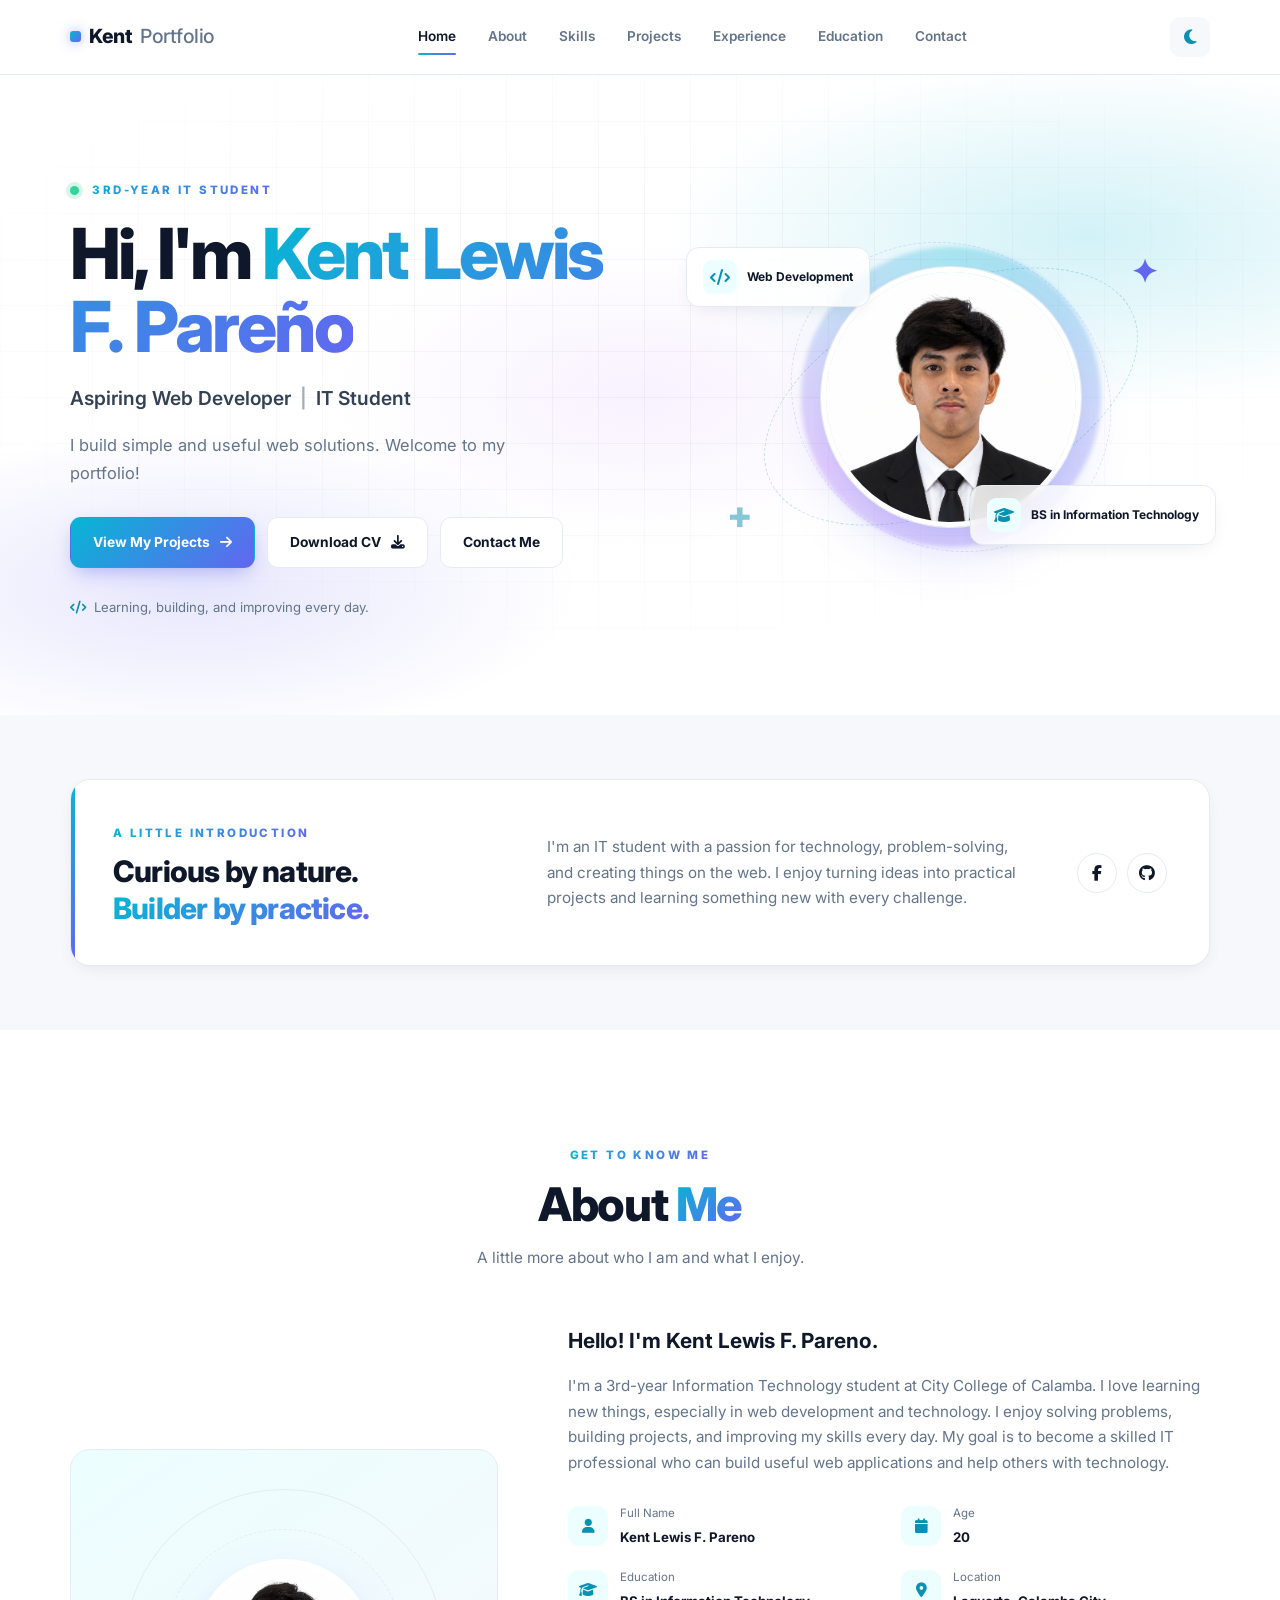
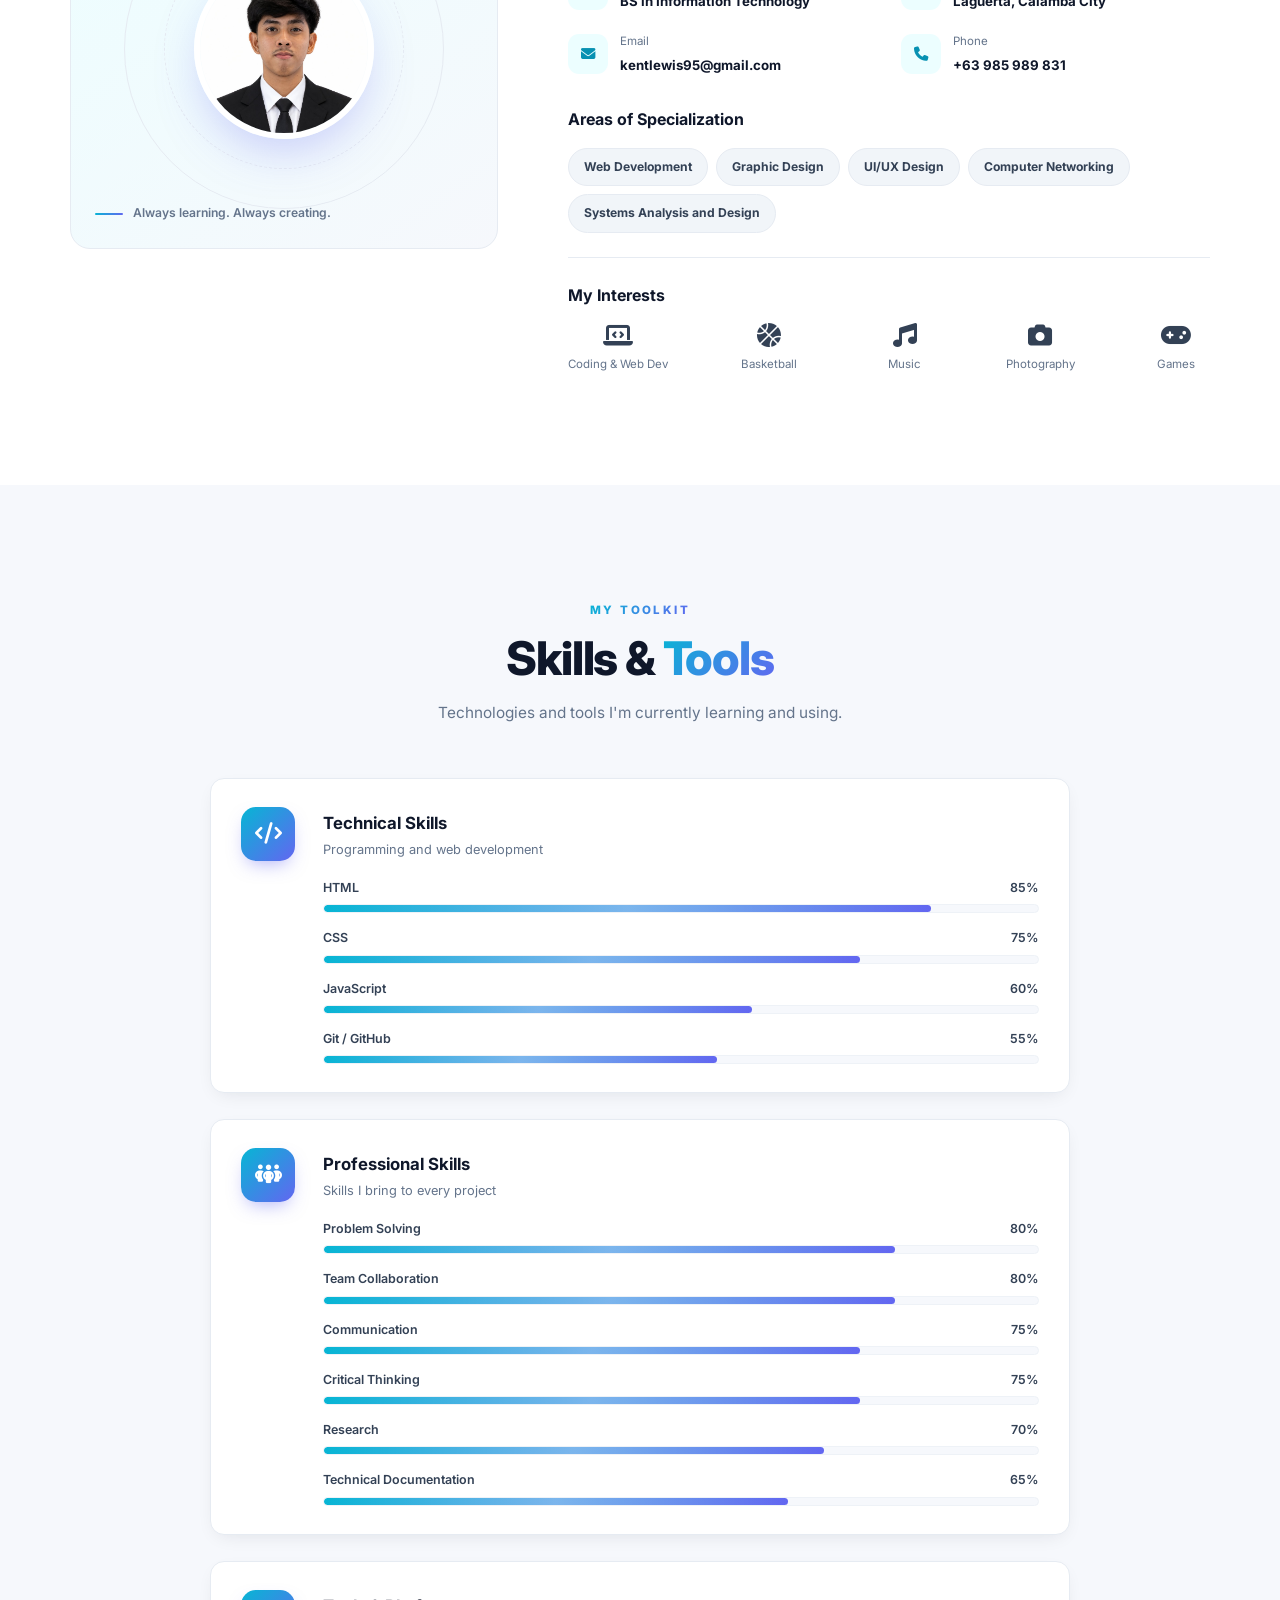
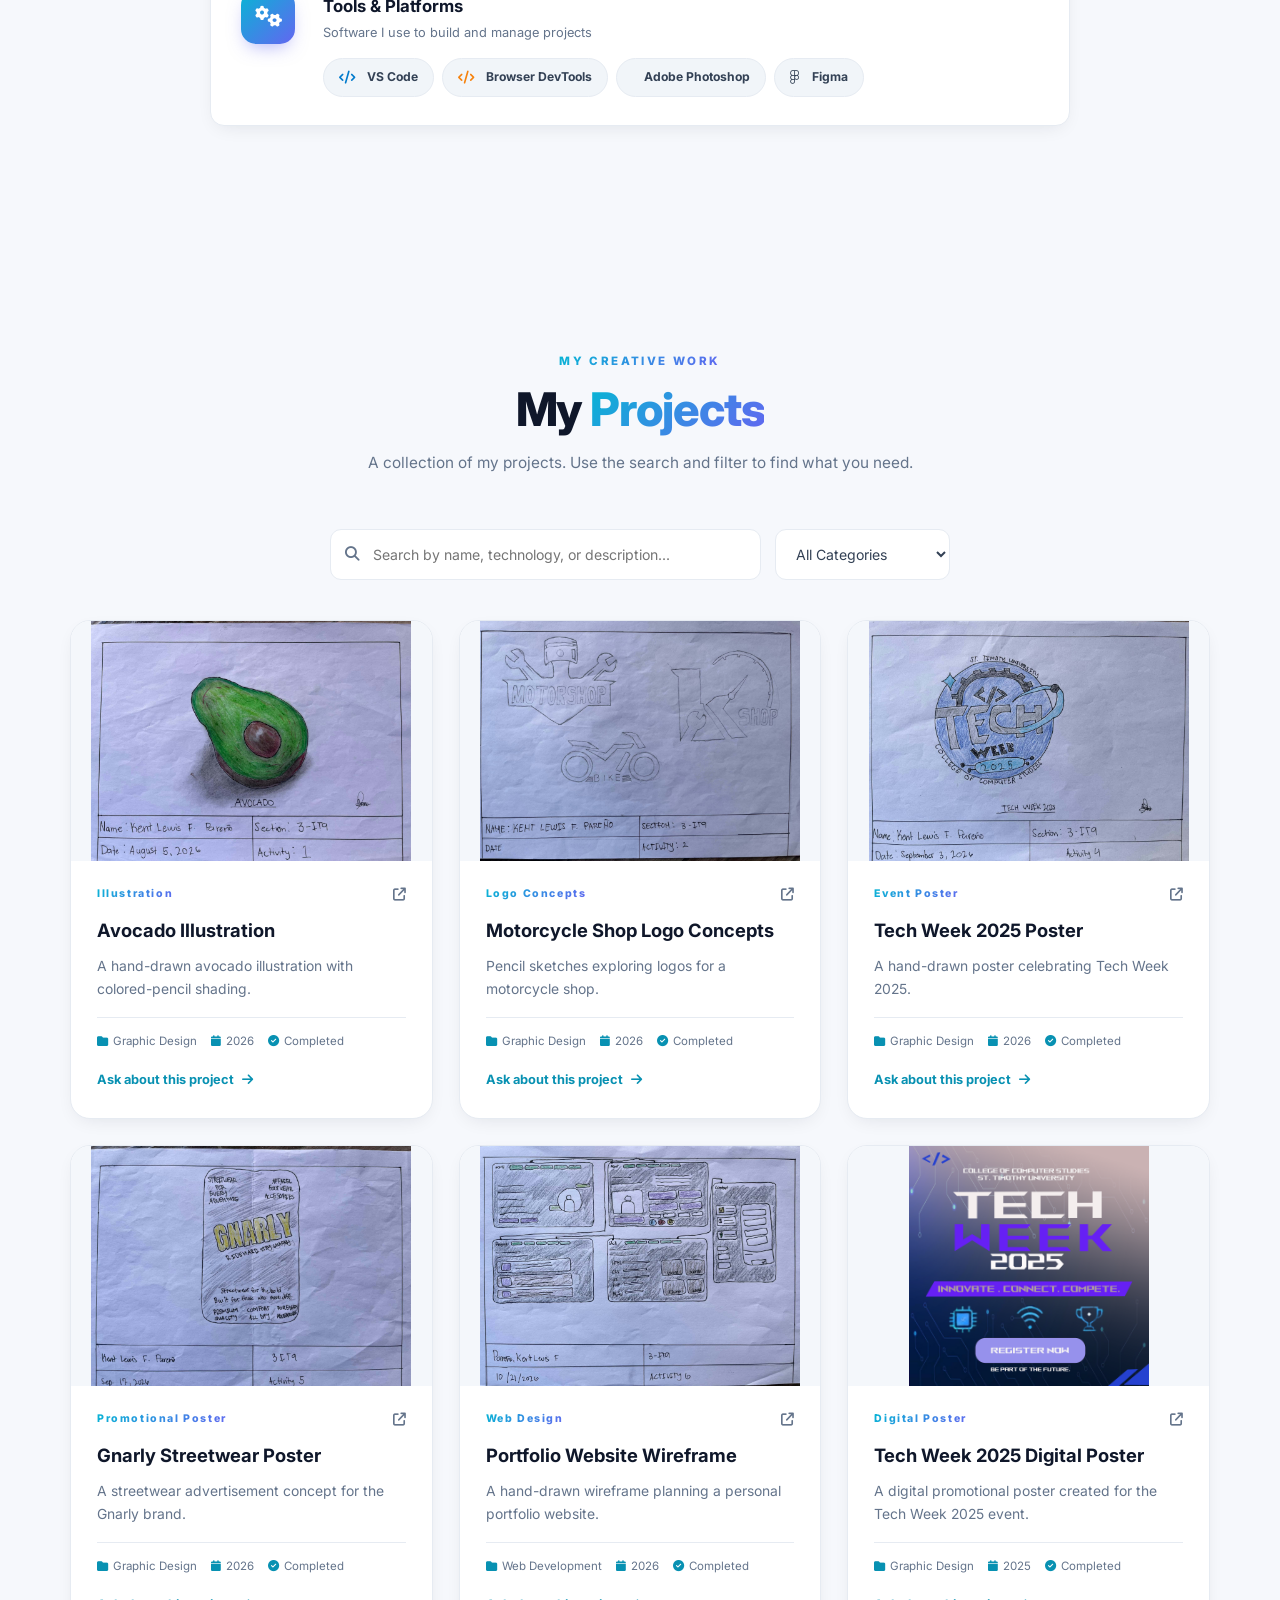
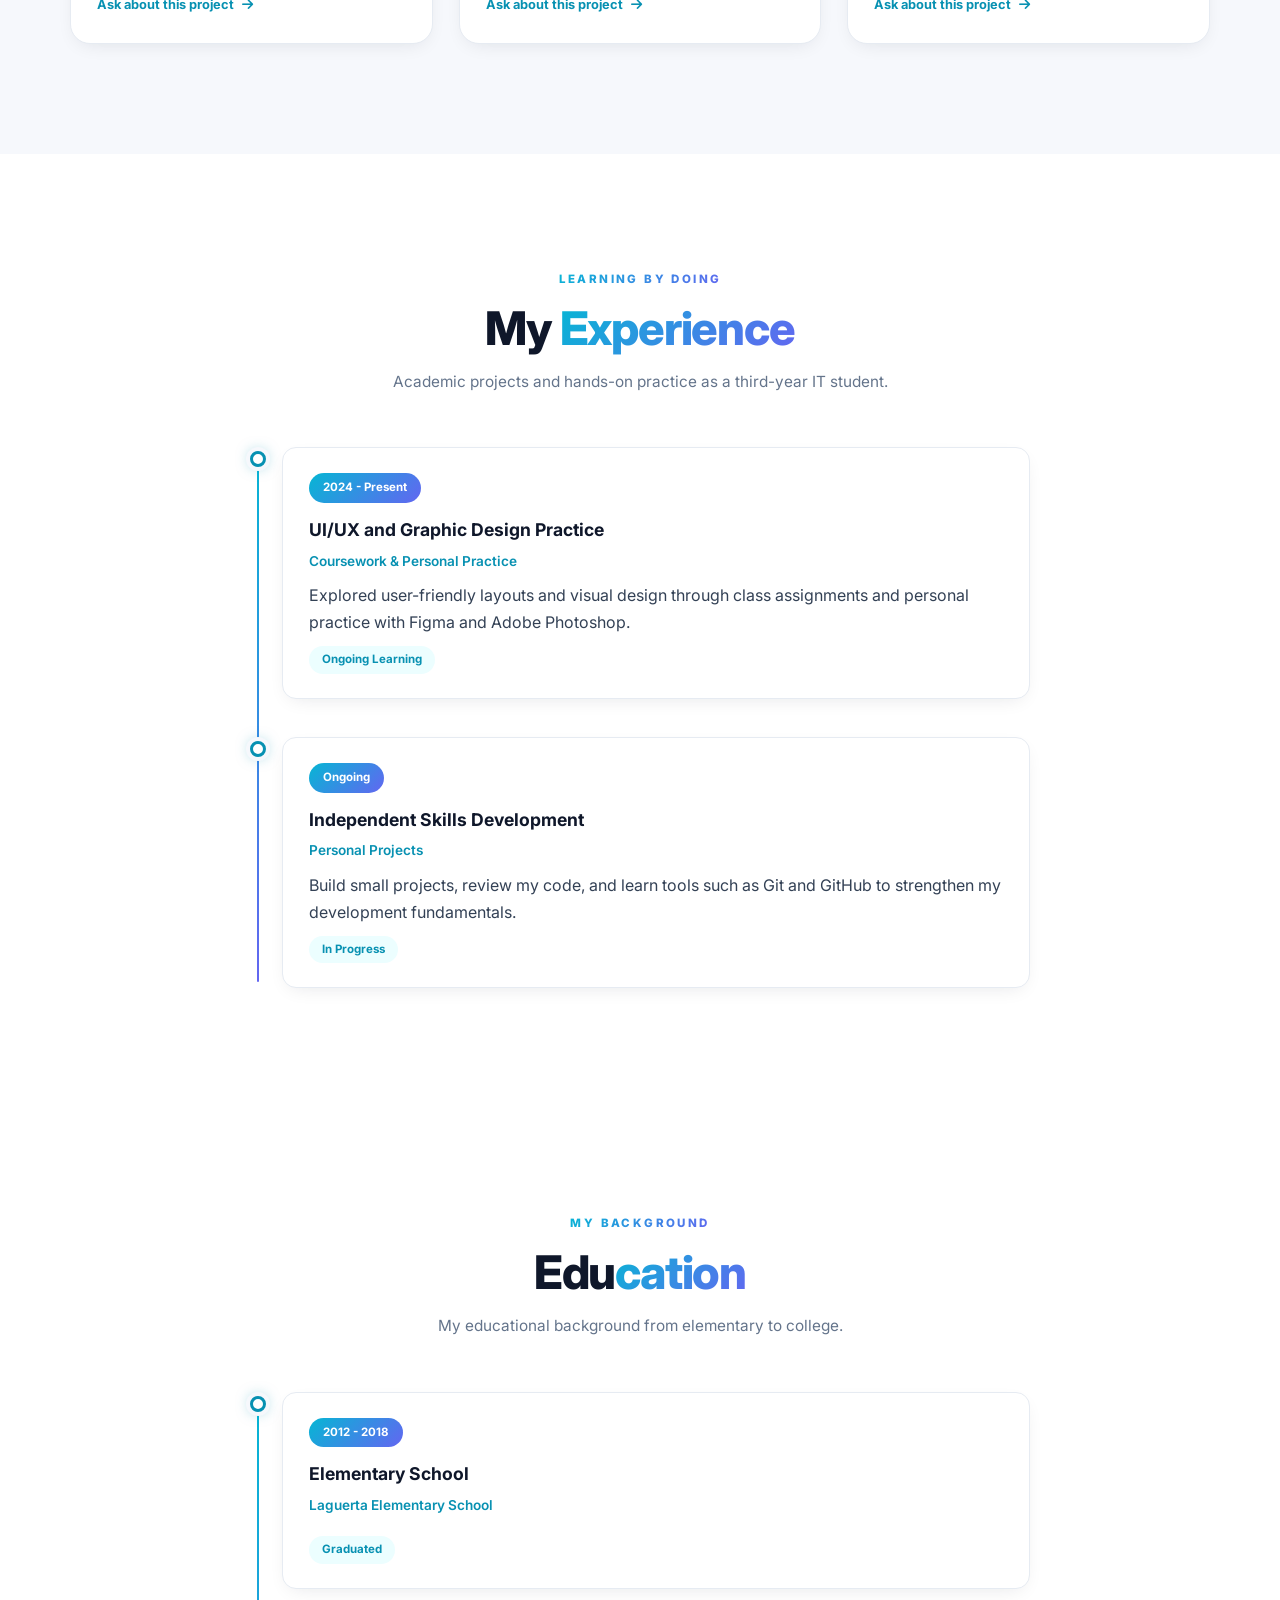
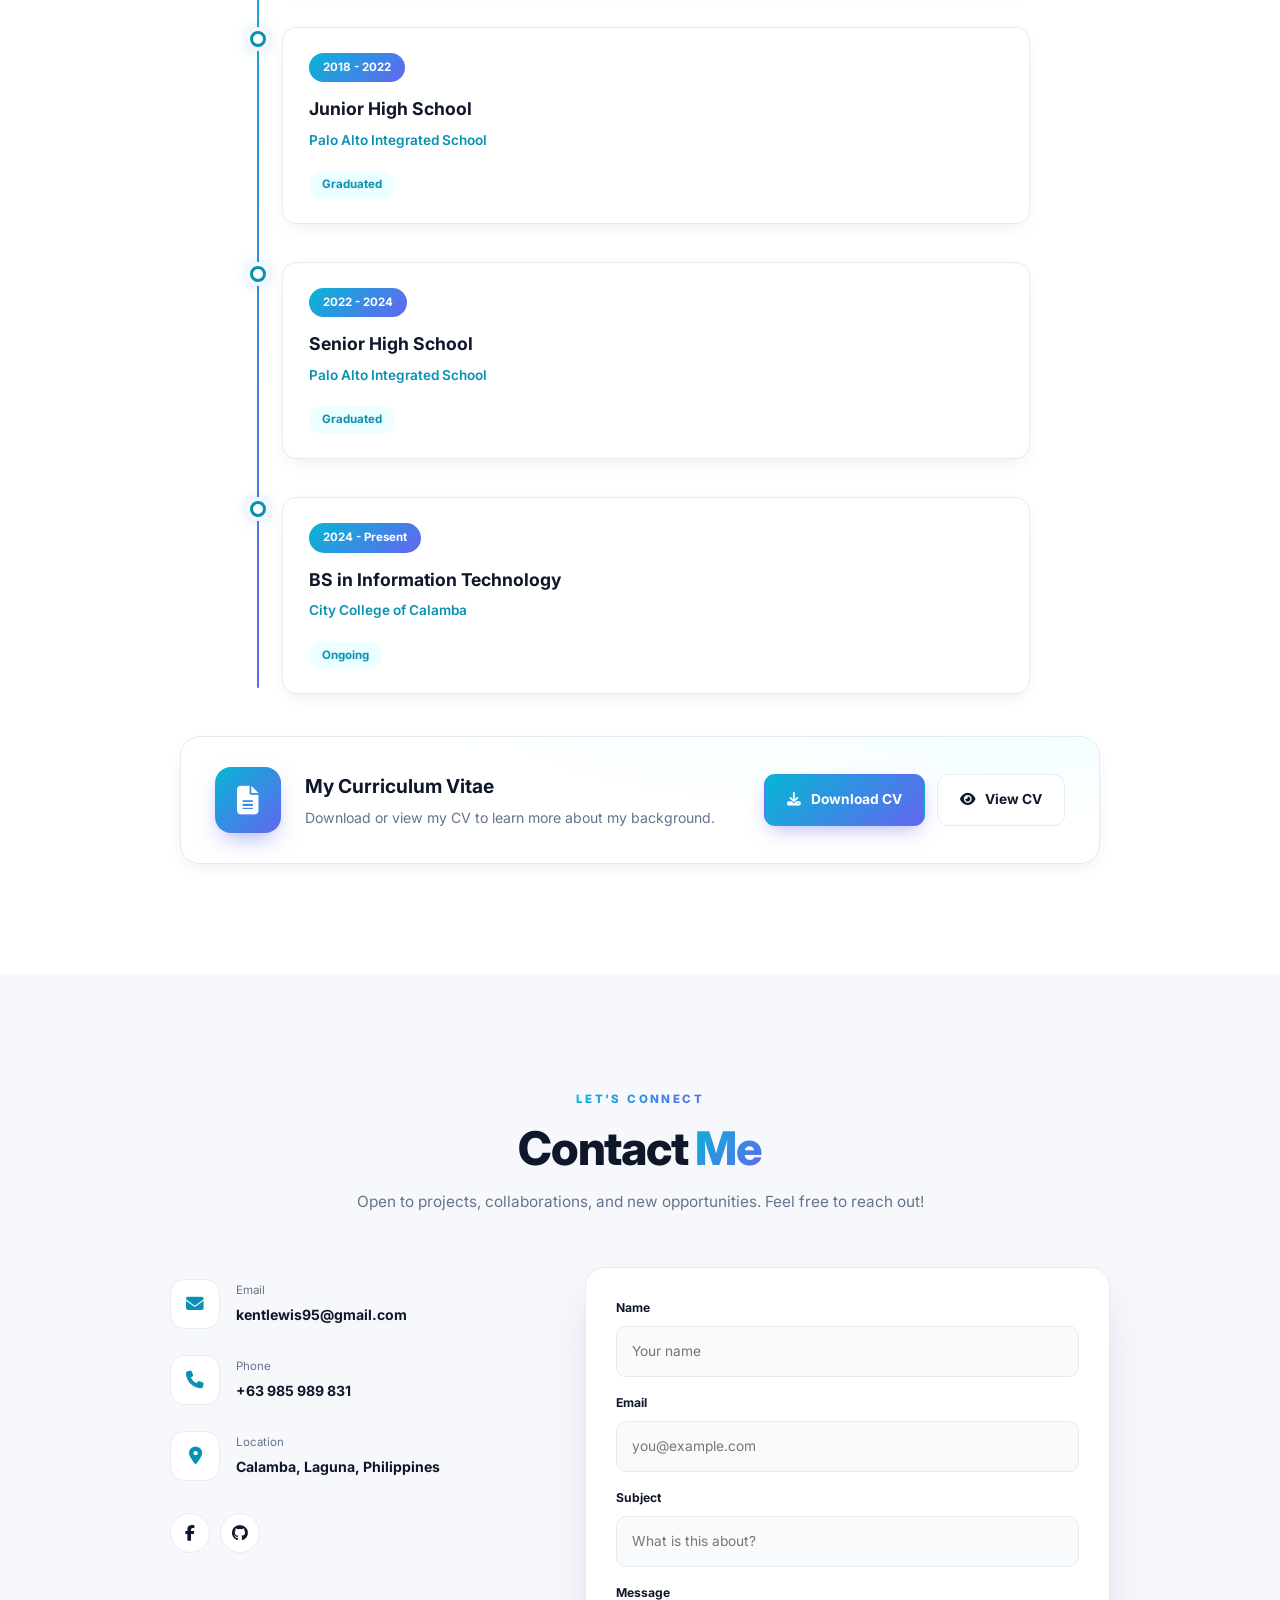
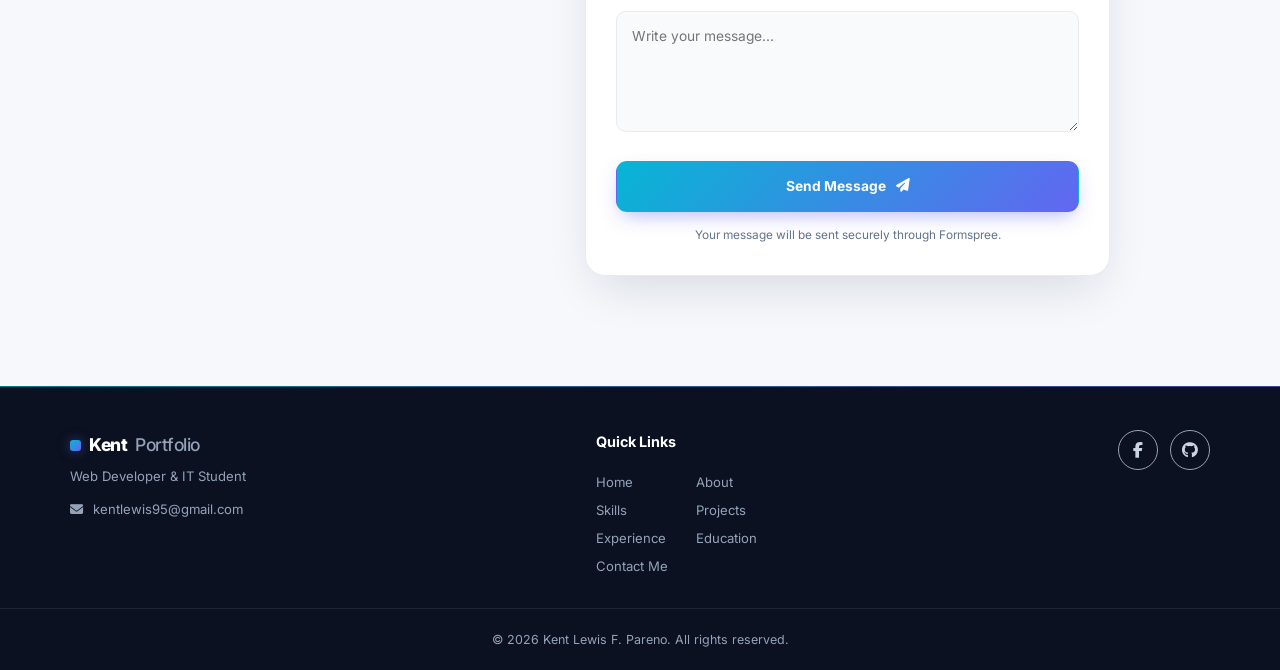
<file: index.html>
<!DOCTYPE html>
<html lang="en">
<head>
  <meta charset="UTF-8">
  <meta name="viewport" content="width=device-width, initial-scale=1.0">

  <!-- SEO Meta Tags -->
  <title>Kent Lewis F. Pareno | IT Professional Portfolio</title>
  <meta name="description" content="Kent Lewis F. Pareno - IT student and aspiring web developer. Explore my skills, projects, experience, education, and downloadable CV.">
  <meta name="keywords" content="Kent Lewis Pareno, IT portfolio, web developer, IT student, graphic design, Philippines, Calamba, portfolio">
  <meta name="author" content="Kent Lewis F. Pareno">

  <!-- Canonical URL (change this to your real domain after hosting) -->
  <link rel="canonical" href="https://kentportfolio.example.com/">

  <!-- Open Graph (for social media sharing previews) -->
  <meta property="og:type" content="website">
  <meta property="og:title" content="Kent Lewis F. Pareno | IT Professional Portfolio">
  <meta property="og:description" content="IT student and aspiring web developer. Explore my skills, projects, experience, education, and downloadable CV.">
  <meta property="og:image" content="assets/images/profile.jpeg">
  <meta property="og:url" content="https://kentportfolio.example.com/">

  <!-- Twitter Card -->
  <meta name="twitter:card" content="summary_large_image">
  <meta name="twitter:title" content="Kent Lewis F. Pareno | IT Professional Portfolio">
  <meta name="twitter:description" content="IT student and aspiring web developer. Explore my portfolio.">

  <!-- Styles and Fonts -->
  <link rel="stylesheet" href="assets/css/style.css?v=20261110-2">
  <link rel="preconnect" href="https://fonts.googleapis.com">
  <link rel="preconnect" href="https://fonts.gstatic.com" crossorigin>
  <link href="https://fonts.googleapis.com/css2?family=Inter:wght@400;500;600;700;800&display=swap" rel="stylesheet">
  <link rel="stylesheet" href="https://cdnjs.cloudflare.com/ajax/libs/font-awesome/6.5.2/css/all.min.css">

  <!-- Set dark/light theme before page loads to prevent flashing -->
  <script>
    var savedTheme = localStorage.getItem("theme") || "light";
    document.documentElement.setAttribute("data-theme", savedTheme);
  </script>
</head>
<body>
  <!-- ==================== HEADER & NAVIGATION ==================== -->
  <header class="site-header">
    <nav class="navbar container" aria-label="Main navigation">
      <a class="brand" href="#home">Kent <span>Portfolio</span></a>

      <button class="menu-toggle" id="menuToggle" aria-label="Toggle navigation" aria-expanded="false">
        <i class="fa-solid fa-bars"></i>
      </button>

      <div class="nav-links" id="navLinks">
        <a href="#home" class="nav-link active">Home</a>
        <a href="#about" class="nav-link">About</a>
        <a href="#skills" class="nav-link">Skills</a>
        <a href="#projects" class="nav-link">Projects</a>
        <a href="#experience" class="nav-link">Experience</a>
        <a href="#education" class="nav-link">Education</a>
        <a href="#contact" class="nav-link">Contact</a>
      </div>

      <!-- Dark Mode Toggle Button -->
      <button class="theme-toggle" id="themeToggle" aria-label="Toggle dark mode">
        <i class="fa-solid fa-moon"></i>
      </button>
    </nav>
  </header>

  <main>
    <!-- ==================== HERO / HOME ==================== -->
    <section class="hero section" id="home">
      <div class="container hero-grid">
        <div class="hero-copy">
          <p class="eyebrow"><span class="status-dot"></span>  3RD-YEAR IT STUDENT</p>
          <h1>Hi, I'm <span style="word-spacing: 3px;"> Kent Lewis F. Pareño</span></h1>
          <h2>Aspiring  Web Developer <span class="muted">|</span> IT Student</h2>
          <p class="lead">I build simple and useful web solutions. Welcome to my portfolio!</p>

          <div class="hero-actions">
            <a class="btn btn-primary" href="#projects">View My Projects <i class="fa-solid fa-arrow-right"></i></a>
            <a class="btn btn-outline" href="assets/CV/Kent-CV.jpg" download="Kent-CV.jpg">Download CV <i class="fa-solid fa-download"></i></a>
            <a class="btn btn-outline" href="#contact">Contact Me</a>
          </div>

          <div class="hero-note"><i class="fa-solid fa-code"></i> Learning, building, and improving every day.</div>
        </div>

        <div class="hero-art" aria-label="Decorative profile illustration">
          <div class="art-orbit orbit-one"></div>
          <div class="art-orbit orbit-two"></div>
          <img class="profile-placeholder" src="assets/images/profile.jpeg" alt="Portrait of Kent Lewis">
          <div class="floating-card card-code">
            <i class="fa-solid fa-code"></i>
            <span>Web Development</span>
          </div>
          <div class="floating-card card-student">
            <i class="fa-solid fa-graduation-cap"></i>
            <span>BS in Information Technology</span>
          </div>
          <div class="art-spark spark-one">✦</div>
          <div class="art-spark spark-two">+</div>
        </div>
      </div>
    </section>

    <!-- ==================== QUICK INTRO ==================== -->
    <section class="quick-intro section section-soft">
      <div class="container intro-row">
        <div>
          <p class="eyebrow">A LITTLE INTRODUCTION</p>
          <h2>Curious by nature.<br><span class="text-accent">Builder by practice.</span></h2>
        </div>
        <p class="intro-description">I'm an IT student with a passion for technology, problem-solving, and creating things on the web. I enjoy turning ideas into practical projects and learning something new with every challenge.</p>

        <div class="social-links">
          <a href="https://www.facebook.com/share/1LxEEzF8vu/" target="_blank" rel="noreferrer" aria-label="Facebook"><i class="fa-brands fa-facebook-f"></i></a>
          <a href="https://github.com/Kent-30" target="_blank" rel="noreferrer" aria-label="GitHub"><i class="fa-brands fa-github"></i></a>
        </div>
      </div>
    </section>

    <!-- ==================== ABOUT ME ==================== -->
    <section class="section" id="about">
      <div class="container">
        <div class="section-heading">
          <p class="eyebrow">GET TO KNOW ME</p>
          <h2>About <span class="text-accent">Me</span></h2>
          <p>A little more about who I am and what I enjoy.</p>
        </div>

        <div class="about-grid">
          <div class="about-visual">
            <img class="about-avatar" src="assets/images/profile.jpeg" alt="Portrait of Kent Lewis">
            <div class="about-caption">
              <span class="caption-line"></span>
              <span>Always learning. Always creating.</span>
            </div>
          </div>

          <div class="about-content">
            <h3>Hello! I'm Kent Lewis F. Pareno.</h3>
            <p>I'm a 3rd-year Information Technology student at City College of Calamba. I love learning new things, especially in web development and technology. I enjoy solving problems, building projects, and improving my skills every day. My goal is to become a skilled IT professional who can build useful web applications and help others with technology.</p>

            <!-- Basic Information Grid -->
            <div class="details-grid">
              <div class="detail-item">
                <span class="detail-icon"><i class="fa-solid fa-user"></i></span>
                <div>
                  <small>Full Name</small>
                  <strong>Kent Lewis F. Pareno</strong>
                </div>
              </div>
              <div class="detail-item">
                <span class="detail-icon"><i class="fa-solid fa-calendar"></i></span>
                <div>
                  <small>Age</small>
                  <strong>20</strong>
                </div>
              </div>
              <div class="detail-item">
                <span class="detail-icon"><i class="fa-solid fa-graduation-cap"></i></span>
                <div>
                  <small>Education</small>
                  <strong>BS in Information Technology</strong>
                </div>
              </div>
              <div class="detail-item">
                <span class="detail-icon"><i class="fa-solid fa-location-dot"></i></span>
                <div>
                  <small>Location</small>
                  <strong>Laguerta, Calamba City</strong>
                </div>
              </div>
              <div class="detail-item">
                <span class="detail-icon"><i class="fa-solid fa-envelope"></i></span>
                <div>
                  <small>Email</small>
                  <strong>kentlewis95@gmail.com</strong>
                </div>
              </div>
              <div class="detail-item">
                <span class="detail-icon"><i class="fa-solid fa-phone"></i></span>
                <div>
                  <small>Phone</small>
                  <strong>+63 985 989 831</strong>
                </div>
              </div>
            </div>

            <!-- Areas of Specialization -->
            <div class="specialization">
              <h3>Areas of Specialization</h3>
              <div class="tags tags-large">
                <span>Web Development</span>
                <span>Graphic Design</span>
                <span>UI/UX Design</span>
                <span>Computer Networking</span>
                <span>Systems Analysis and Design</span>
              </div>
            </div>

            <div class="interests">
              <h3>My Interests</h3>
              <div class="interest-list">
                <div class="interest">
                  <i class="fa-solid fa-laptop-code"></i>
                  <span>Coding & Web Dev</span>
                </div>
                <div class="interest">
                  <i class="fa-solid fa-basketball"></i>
                  <span>Basketball</span>
                </div>
                <div class="interest">
                  <i class="fa-solid fa-music"></i>
                  <span>Music</span>
                </div>
                <div class="interest">
                  <i class="fa-solid fa-camera"></i>
                  <span>Photography</span>
                </div>
                <div class="interest">
                  <i class="fa-solid fa-gamepad"></i>
                  <span>Games</span>
                </div>
              </div>
            </div>
          </div>
        </div>
      </div>
    </section>

    <!-- ==================== SKILLS ==================== -->
    <section class="section section-soft" id="skills">
      <div class="container">
        <div class="section-heading">
          <p class="eyebrow">MY TOOLKIT</p>
          <h2>Skills & <span class="text-accent">Tools</span></h2>
          <p>Technologies and tools I'm currently learning and using.</p>
        </div>

        <div class="skills-layout">
          <!-- Technical Skills -->
          <div class="skill-group">
            <div class="skill-group-icon"><i class="fa-solid fa-code"></i></div>
            <div class="skill-group-content">
              <h3>Technical Skills</h3>
              <p class="skill-subtitle">Programming and web development</p>
              <div class="skill-bars">
                <div class="skill-bar">
                  <div class="skill-bar-top"><span>HTML</span><span>85%</span></div>
                  <div class="skill-bar-track"><div class="skill-bar-fill" style="width:85%"></div></div>
                </div>
                <div class="skill-bar">
                  <div class="skill-bar-top"><span>CSS</span><span>75%</span></div>
                  <div class="skill-bar-track"><div class="skill-bar-fill" style="width:75%"></div></div>
                </div>
                <div class="skill-bar">
                  <div class="skill-bar-top"><span>JavaScript</span><span>60%</span></div>
                  <div class="skill-bar-track"><div class="skill-bar-fill" style="width:60%"></div></div>
                </div>
                <div class="skill-bar">
                  <div class="skill-bar-top"><span>Git / GitHub</span><span>55%</span></div>
                  <div class="skill-bar-track"><div class="skill-bar-fill" style="width:55%"></div></div>
                </div>
              </div>
            </div>
          </div>
          
          <!-- Professional Skills -->
          <div class="skill-group">
            <div class="skill-group-icon"><i class="fa-solid fa-people-group"></i></div>
            <div class="skill-group-content">
              <h3>Professional Skills</h3>
              <p class="skill-subtitle">Skills I bring to every project</p>
              <div class="skill-bars">
                <div class="skill-bar">
                  <div class="skill-bar-top"><span>Problem Solving</span><span>80%</span></div>
                  <div class="skill-bar-track"><div class="skill-bar-fill" style="width:80%"></div></div>
                </div>
                <div class="skill-bar">
                  <div class="skill-bar-top"><span>Team Collaboration</span><span>80%</span></div>
                  <div class="skill-bar-track"><div class="skill-bar-fill" style="width:80%"></div></div>
                </div>
                <div class="skill-bar">
                  <div class="skill-bar-top"><span>Communication</span><span>75%</span></div>
                  <div class="skill-bar-track"><div class="skill-bar-fill" style="width:75%"></div></div>
                </div>
                <div class="skill-bar">
                  <div class="skill-bar-top"><span>Critical Thinking</span><span>75%</span></div>
                  <div class="skill-bar-track"><div class="skill-bar-fill" style="width:75%"></div></div>
                </div>
                <div class="skill-bar">
                  <div class="skill-bar-top"><span>Research</span><span>70%</span></div>
                  <div class="skill-bar-track"><div class="skill-bar-fill" style="width:70%"></div></div>
                </div>
                <div class="skill-bar">
                  <div class="skill-bar-top"><span>Technical Documentation</span><span>65%</span></div>
                  <div class="skill-bar-track"><div class="skill-bar-fill" style="width:65%"></div></div>
                </div>
              </div>
            </div>
          </div>

          <!-- Tools & Platforms -->
          <div class="skill-group">
            <div class="skill-group-icon"><i class="fa-solid fa-gears"></i></div>
            <div class="skill-group-content">
              <h3>Tools & Platforms</h3>
              <p class="skill-subtitle">Software I use to build and manage projects</p>
              <div class="tags tags-large">
                <span><i class="fa-solid fa-code" style="color:#007acc;margin-right:6px;"></i>VS Code</span>
                <span><i class="fa-solid fa-code" style="color:#f6820d;margin-right:6px;"></i>Browser DevTools</span>
                <span><i class="fa-brands fa-adobe" style="color:#ff0000;margin-right:6px;"></i>Adobe Photoshop</span>
                <span><i class="fa-brands fa-figma" style="margin-right:6px;"></i>Figma</span>
              </div>
            </div>
          </div>
        </div>
      </div>
    </section>

    <!-- ==================== PROJECTS WITH SEARCH ==================== -->
    <section class="section section-soft" id="projects">
      <div class="container">
        <div class="section-heading">
          <p class="eyebrow">MY CREATIVE WORK</p>
          <h2>My <span class="text-accent">Projects</span></h2>
          <p>A collection of my projects. Use the search and filter to find what you need.</p>
        </div>

        <!-- Search and Filter Bar -->
        <div class="search-bar">
          <div class="search-input-wrap">
            <i class="fa-solid fa-magnifying-glass"></i>
            <input type="text" id="projectSearch" placeholder="Search by name, technology, or description..." aria-label="Search projects">
          </div>
          <select id="categoryFilter" aria-label="Filter by category">
            <option value="">All Categories</option>
          </select>
        </div>

        <!-- Project Grid -->
        <div class="project-grid" id="projectGrid">
        </div>

        <!-- Message shown when no projects match the search -->
        <p class="no-results" id="noResults" style="display:none;">No projects found. Try a different search or filter.</p>
      </div>
    </section>

    <!-- ==================== EXPERIENCE ==================== -->
    <section class="section" id="experience">
      <div class="container">
        <div class="section-heading">
          <p class="eyebrow">LEARNING BY DOING</p>
          <h2>My <span class="text-accent">Experience</span></h2>
          <p>Academic projects and hands-on practice as a third-year IT student.</p>
        </div>

        <div class="timeline">
          <div class="timeline-item">
            <div class="timeline-dot"></div>
            <div class="timeline-content">
              <span class="timeline-date">2024 - Present</span>
              <h3>UI/UX and Graphic Design Practice</h3>
              <p class="timeline-company">Coursework & Personal Practice</p>
              <p>Explored user-friendly layouts and visual design through class assignments and personal practice with Figma and Adobe Photoshop.</p>
              <span class="timeline-status">Ongoing Learning</span>
            </div>
          </div>
          <div class="timeline-item">
            <div class="timeline-dot"></div>
            <div class="timeline-content">
              <span class="timeline-date">Ongoing</span>
              <h3>Independent Skills Development</h3>
              <p class="timeline-company">Personal Projects</p>
              <p>Build small projects, review my code, and learn tools such as Git and GitHub to strengthen my development fundamentals.</p>
              <span class="timeline-status">In Progress</span>
            </div>
          </div>
        </div>
      </div>
    </section>

    <!-- ==================== EDUCATION & CREDENTIALS ==================== -->
    <section class="section" id="education">
      <div class="container">
        <div class="section-heading">
          <p class="eyebrow">MY BACKGROUND</p>
          <h2>Edu<span class="text-accent">cation</span></h2>
          <p>My educational background from elementary to college.</p>
        </div>

        <div class="timeline">
          <div class="timeline-item">
            <div class="timeline-dot"></div>
            <div class="timeline-content">
              <span class="timeline-date">2012 - 2018</span>
              <h3>Elementary School</h3>
              <p class="timeline-company">Laguerta Elementary School</p>
              <span class="timeline-status">Graduated</span>
            </div>
          </div>
          <div class="timeline-item">
            <div class="timeline-dot"></div>
            <div class="timeline-content">
              <span class="timeline-date">2018 - 2022</span>
              <h3>Junior High School</h3>
              <p class="timeline-company">Palo Alto Integrated School</p>
              <span class="timeline-status">Graduated</span>
            </div>
          </div>
          <div class="timeline-item">
            <div class="timeline-dot"></div>
            <div class="timeline-content">
              <span class="timeline-date">2022 - 2024</span>
              <h3>Senior High School</h3>
              <p class="timeline-company">Palo Alto Integrated School</p>
              <span class="timeline-status">Graduated</span>
            </div>
          </div>
          <div class="timeline-item">
            <div class="timeline-dot"></div>
            <div class="timeline-content">
              <span class="timeline-date">2024 - Present</span>
              <h3>BS in Information Technology</h3>
              <p class="timeline-company">City College of Calamba</p>
              <span class="timeline-status">Ongoing</span>
            </div>
          </div>
        </div>

        <!-- CV Download Section -->
        <div class="cv-section">
          <div class="cv-card">
            <div class="cv-icon"><i class="fa-solid fa-file-lines"></i></div>
            <div class="cv-text">
              <h3>My Curriculum Vitae</h3>
              <p>Download or view my CV to learn more about my background.</p>
            </div>
            <div class="cv-buttons">
              <a class="btn btn-primary" href="assets/CV/Kent-CV.jpg" download="Kent-CV.jpg">
                <i class="fa-solid fa-download"></i> Download CV
              </a>
              <a class="btn btn-outline" href="assets/CV/Kent-CV.jpg" target="_blank" rel="noreferrer">
                <i class="fa-solid fa-eye"></i> View CV
              </a>
            </div>
          </div>
        </div>
      </div>
    </section>

    <!-- ==================== CONTACT ==================== -->
    <section class="section section-soft" id="contact">
      <div class="container">
        <div class="section-heading">
          <p class="eyebrow">LET'S CONNECT</p>
          <h2>Contact <span class="text-accent">Me</span></h2>
          <p>Open to projects, collaborations, and new opportunities. Feel free to reach out!</p>
        </div>

        <div class="contact-grid">
          <div class="contact-info">
            <a class="contact-item" href="mailto:kentlewis95@gmail.com">
              <span class="contact-icon"><i class="fa-solid fa-envelope"></i></span>
              <span>
                <small>Email</small>
                <strong>kentlewis95@gmail.com</strong>
              </span>
            </a>
            <div class="contact-item">
              <span class="contact-icon"><i class="fa-solid fa-phone"></i></span>
              <span>
                <small>Phone</small>
                <strong>+63 985 989 831</strong>
              </span>
            </div>
            <div class="contact-item">
              <span class="contact-icon"><i class="fa-solid fa-location-dot"></i></span>
              <span>
                <small>Location</small>
                <strong>Calamba, Laguna, Philippines</strong>
              </span>
            </div>

            <div class="social-links contact-social">
              <a href="https://www.facebook.com/share/1LxEEzF8vu/" target="_blank" rel="noreferrer" aria-label="Facebook"><i class="fa-brands fa-facebook-f"></i></a>
              <a href="https://github.com/Kent-30" target="_blank" rel="noreferrer" aria-label="GitHub"><i class="fa-brands fa-github"></i></a>
            </div>
          </div>

          <form class="contact-form" id="contactForm" action="https://formspree.io/f/mbgorrqr" method="POST">
            <div class="form-row">
              <label for="name">Name</label>
              <input id="name" name="name" type="text" maxlength="100" placeholder="Your name" required>
            </div>
            <div class="form-row">
              <label for="email">Email</label>
              <input id="email" name="email" type="email" maxlength="254" placeholder="you@example.com" required>
            </div>
            <div class="form-row">
              <label for="subject">Subject</label>
              <input id="subject" name="subject" type="text" maxlength="200" placeholder="What is this about?">
            </div>
            <div class="form-row">
              <label for="message">Message</label>
              <textarea id="message" name="message" rows="4" maxlength="5000" placeholder="Write your message..." required></textarea>
            </div>
            <button class="btn btn-primary submit-btn" type="submit">
              Send Message <i class="fa-solid fa-paper-plane"></i>
            </button>
            <p class="form-hint" id="formHint" aria-live="polite">Your message will be sent securely through Formspree.</p>
          </form>
        </div>
      </div>
    </section>
  </main>

  <!-- ==================== FOOTER ==================== -->
  <footer class="site-footer">
    <div class="container footer-content">
      <div class="footer-left">
        <a class="brand footer-brand" href="#home">Kent <span>Portfolio</span></a>
        <p>Web Developer & IT Student</p>
        <p class="footer-email"><i class="fa-solid fa-envelope"></i> kentlewis95@gmail.com</p>
      </div>

      <div class="footer-links">
        <h4>Quick Links</h4>
        <div class="footer-links-grid">
          <a href="#home">Home</a>
          <a href="#about">About</a>
          <a href="#skills">Skills</a>
          <a href="#projects">Projects</a>
          <a href="#experience">Experience</a>
          <a href="#education">Education</a>
          <a href="#contact">Contact Me</a>
        </div>
      </div>

      <div class="footer-right">
        <div class="social-links footer-social">
          <a href="https://www.facebook.com/share/1LxEEzF8vu/" target="_blank" rel="noreferrer" aria-label="Facebook"><i class="fa-brands fa-facebook-f"></i></a>
          <a href="https://github.com/Kent-30" target="_blank" rel="noreferrer" aria-label="GitHub"><i class="fa-brands fa-github"></i></a>
        </div>
      </div>
    </div>

    <div class="footer-bottom">
      <div class="container">
        <span>© <span id="year"></span> Kent Lewis F. Pareno. All rights reserved.</span>
      </div>
    </div>
  </footer>

  <!-- Back to Top Button -->
  <button class="back-to-top" id="backToTop" aria-label="Back to top"><i class="fa-solid fa-arrow-up"></i></button>

  <script src="assets/js/project-data.js"></script>
  <script src="assets/js/script.js"></script>
</body>
</html>
</file>
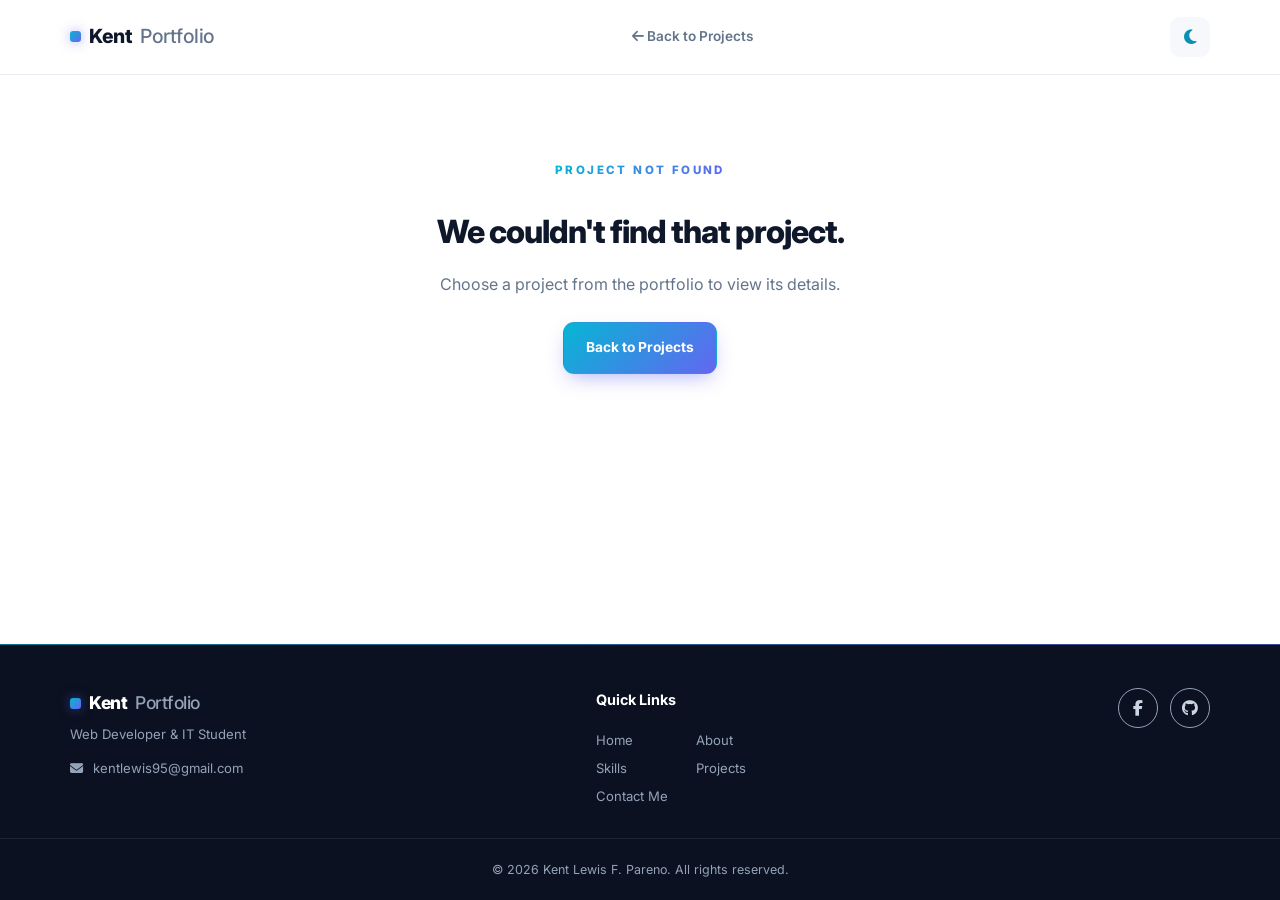
<file: project.html>
<!DOCTYPE html>
<html lang="en">
<head>
  <meta charset="UTF-8">
  <meta name="viewport" content="width=device-width, initial-scale=1.0">
  <meta name="description" content="Explore a project by Kent Lewis F. Pareno.">
  <title>Project | Kent Portfolio</title>
  <link rel="stylesheet" href="assets/css/style.css?v=20261110-2">
  <link rel="preconnect" href="https://fonts.googleapis.com">
  <link rel="preconnect" href="https://fonts.gstatic.com" crossorigin>
  <link href="https://fonts.googleapis.com/css2?family=Inter:wght@400;500;600;700;800&display=swap" rel="stylesheet">
  <link rel="stylesheet" href="https://cdnjs.cloudflare.com/ajax/libs/font-awesome/6.5.2/css/all.min.css">
  <script>
    var savedTheme = localStorage.getItem("theme") || "light";
    document.documentElement.setAttribute("data-theme", savedTheme);
  </script>
</head>
<body class="project-page">
  <header class="site-header">
    <nav class="navbar container" aria-label="Main navigation">
      <a class="brand" href="index.html#home">Kent <span>Portfolio</span></a>
      <a class="nav-link" href="index.html#projects"><i class="fa-solid fa-arrow-left"></i> Back to Projects</a>
      <button class="theme-toggle" id="themeToggle" aria-label="Toggle dark mode">
        <i class="fa-solid fa-moon"></i>
      </button>
    </nav>
  </header>

  <main id="projectContent"></main>

  <footer class="site-footer">
    <div class="container footer-content">
      <div class="footer-left">
        <a class="brand footer-brand" href="index.html#home">Kent <span>Portfolio</span></a>
        <p>Web Developer & IT Student</p>
        <p class="footer-email"><i class="fa-solid fa-envelope"></i> kentlewis95@gmail.com</p>
      </div>
      <div class="footer-links">
        <h4>Quick Links</h4>
        <div class="footer-links-grid">
          <a href="index.html#home">Home</a>
          <a href="index.html#about">About</a>
          <a href="index.html#skills">Skills</a>
          <a href="index.html#projects">Projects</a>
          <a href="index.html#contact">Contact Me</a>
        </div>
      </div>
      <div class="footer-right">
        <div class="social-links footer-social">
          <a href="https://www.facebook.com/share/1LxEEzF8vu/" target="_blank" rel="noreferrer" aria-label="Facebook"><i class="fa-brands fa-facebook-f"></i></a>
          <a href="https://github.com/Kent-30" target="_blank" rel="noreferrer" aria-label="GitHub"><i class="fa-brands fa-github"></i></a>
        </div>
      </div>
    </div>
    <div class="footer-bottom">
      <div class="container">
        <span>© <span id="year"></span> Kent Lewis F. Pareno. All rights reserved.</span>
      </div>
    </div>
  </footer>

  <script src="assets/js/project-data.js"></script>
  <script src="assets/js/project-detail.js"></script>
  <script src="assets/js/script.js"></script>
</body>
</html>
</file>
<file: assets/css/style.css>
/* ============================================================
   KENT PORTFOLIO — STYLESHEET
   Modern, professional developer portfolio with "wow" factor.
   All visual design lives here; content/data is untouched.
   Edit theme colors in the :root variables below.
   ============================================================ */

/* ============================================================
   THEME TOKENS — LIGHT (default)
   ============================================================ */
:root {
  --primary: #0f172a;
  --primary-light: #334155;
  --accent: #0891b2;
  --accent-2: #6366f1;
  --accent-grad: linear-gradient(135deg, #06b6d4 0%, #6366f1 100%);
  --accent-soft: #ecfeff;
  --text: #334155;
  --muted: #64748b;
  --bg: #f6f8fc;
  --white: #ffffff;
  --card: #ffffff;
  --border: #e6ebf2;
  --border-soft: #eef2f7;
  --shadow: 0 20px 50px -12px rgba(15, 23, 42, .14);
  --shadow-sm: 0 6px 20px -8px rgba(15, 23, 42, .12);
  --radius: 20px;
  --radius-sm: 14px;
  --header-bg: rgba(255, 255, 255, .78);
  --input-bg: #f8fafc;
  --tag-bg: #f1f5f9;
  --project-img-bg: #f4f7fb;
  --footer-bg: #0b1120;
  --footer-text: #cbd5e1;
  --footer-muted: #94a3b8;
  --grid-line: rgba(15, 23, 42, .035);
  --glow: 0 0 0 1px rgba(8, 145, 178, .12), 0 12px 30px -10px rgba(99, 102, 241, .3);
}

/* ============================================================
   THEME TOKENS — DARK
   ============================================================ */
[data-theme="dark"] {
  --primary: #f1f5f9;
  --primary-light: #cbd5e1;
  --accent: #22d3ee;
  --accent-2: #818cf8;
  --accent-grad: linear-gradient(135deg, #22d3ee 0%, #818cf8 100%);
  --accent-soft: rgba(34, 211, 238, .1);
  --text: #cbd5e1;
  --muted: #94a3b8;
  --bg: #0a0f1a;
  --white: #111827;
  --card: #131a26;
  --border: #1e293b;
  --border-soft: #182334;
  --shadow: 0 20px 50px -12px rgba(0, 0, 0, .5);
  --shadow-sm: 0 6px 20px -8px rgba(0, 0, 0, .4);
  --header-bg: rgba(10, 15, 26, .72);
  --input-bg: #0f1623;
  --tag-bg: #1a2332;
  --project-img-bg: #0f1623;
  --footer-bg: #060a12;
  --footer-text: #cbd5e1;
  --footer-muted: #64748b;
  --grid-line: rgba(148, 163, 184, .06);
  --glow: 0 0 0 1px rgba(34, 211, 238, .15), 0 12px 30px -10px rgba(129, 140, 248, .35);
}

/* ============================================================
   BASE & RESET
   ============================================================ */
*, *::before, *::after { box-sizing: border-box; margin: 0; padding: 0; }
html { scroll-behavior: smooth; scroll-padding-top: 90px; -webkit-text-size-adjust: 100%; }
body {
  font-family: 'Inter', -apple-system, BlinkMacSystemFont, Arial, sans-serif;
  color: var(--text);
  background: var(--white);
  line-height: 1.7;
  transition: background .4s ease, color .4s ease;
  overflow-x: hidden;
  -webkit-font-smoothing: antialiased;
}
a { color: inherit; text-decoration: none; }
button, input, textarea, select { font: inherit; color: inherit; }
img { max-width: 100%; display: block; }
ul, ol { list-style: none; }

/* Custom scrollbar */
::-webkit-scrollbar { width: 11px; height: 11px; }
::-webkit-scrollbar-track { background: var(--bg); }
::-webkit-scrollbar-thumb { background: var(--border); border-radius: 100px; border: 3px solid var(--bg); }
::-webkit-scrollbar-thumb:hover { background: var(--accent); }

::selection { background: var(--accent); color: #fff; }

/* ============================================================
   LAYOUT
   ============================================================ */
.container { width: min(1140px, calc(100% - 44px)); margin-inline: auto; }

.section { padding: 110px 0; position: relative; }
.section-soft { background: var(--bg); }

/* ============================================================
   SHARED UTILITIES
   ============================================================ */
.eyebrow {
  font-size: .72rem;
  font-weight: 800;
  letter-spacing: 2.4px;
  text-transform: uppercase;
  margin-bottom: 16px;
  background: var(--accent-grad);
  -webkit-background-clip: text;
  background-clip: text;
  -webkit-text-fill-color: transparent;
  display: inline-block;
}
.text-accent {
  background: var(--accent-grad);
  -webkit-background-clip: text;
  background-clip: text;
  -webkit-text-fill-color: transparent;
}
.muted { color: #a3adb6; padding: 0 4px; }

.status-dot {
  display: inline-block;
  width: 9px; height: 9px;
  border-radius: 50%;
  background: #34d399;
  margin-right: 8px;
  vertical-align: middle;
  box-shadow: 0 0 0 4px rgba(52, 211, 153, .2);
  animation: pulseGlow 2.4s ease-in-out infinite;
}

/* ============================================================
   HEADER & NAVIGATION
   ============================================================ */
.site-header {
  position: sticky;
  top: 0;
  z-index: 100;
  background: var(--header-bg);
  backdrop-filter: blur(18px) saturate(180%);
  -webkit-backdrop-filter: blur(18px) saturate(180%);
  border-bottom: 1px solid var(--border);
  transition: background .4s ease, border-color .4s ease;
}
.navbar { height: 74px; display: flex; align-items: center; justify-content: space-between; gap: 14px; }

.brand {
  font-size: 1.22rem;
  font-weight: 800;
  letter-spacing: -.5px;
  color: var(--primary);
  white-space: nowrap;
  display: flex;
  align-items: center;
  gap: 8px;
}
.brand::before {
  content: "";
  width: 11px; height: 11px;
  border-radius: 3px;
  background: var(--accent-grad);
  box-shadow: 0 0 12px rgba(99, 102, 241, .5);
  flex-shrink: 0;
}
.brand span { font-weight: 500; color: var(--muted); }

.nav-links { display: flex; align-items: center; gap: 4px; }
.nav-link {
  font-size: .85rem;
  font-weight: 600;
  color: var(--muted);
  position: relative;
  padding: 9px 14px;
  border-radius: 8px;
  transition: color .2s ease, background .2s ease;
}
.nav-link:hover { color: var(--primary); background: var(--bg); }
.nav-link.active { color: var(--primary); }
.nav-link.active::after {
  content: "";
  position: absolute;
  left: 14px; right: 14px; bottom: 3px;
  height: 2px;
  border-radius: 2px;
  background: var(--accent-grad);
}

.menu-toggle {
  display: none;
  border: 0;
  background: var(--bg);
  color: var(--primary);
  border-radius: 10px;
  padding: 10px 13px;
  font-size: 1.15rem;
  cursor: pointer;
  transition: background .2s ease;
}

.theme-toggle {
  border: 0;
  background: var(--bg);
  color: var(--accent);
  border-radius: 10px;
  width: 40px; height: 40px;
  font-size: 1.05rem;
  cursor: pointer;
  display: grid; place-items: center;
  flex-shrink: 0;
  transition: background .2s ease, transform .2s ease;
}
.theme-toggle:hover { transform: scale(1.12) rotate(15deg); }

/* ============================================================
   BUTTONS
   ============================================================ */
.btn {
  display: inline-flex;
  align-items: center;
  justify-content: center;
  gap: 10px;
  border: 1px solid transparent;
  border-radius: 11px;
  padding: 13px 22px;
  font-size: .86rem;
  font-weight: 700;
  cursor: pointer;
  transition: transform .2s ease, box-shadow .25s ease, background .25s ease, border-color .25s ease, color .25s ease;
  position: relative;
  overflow: hidden;
}
.btn:hover { transform: translateY(-2px); }
.btn:active { transform: translateY(0); }

.btn-primary {
  background: var(--accent-grad);
  color: #fff;
  box-shadow: 0 8px 20px -6px rgba(99, 102, 241, .5);
}
.btn-primary:hover { box-shadow: 0 12px 28px -6px rgba(99, 102, 241, .65); }

.btn-outline {
  border-color: var(--border);
  background: var(--white);
  color: var(--primary);
}
.btn-outline:hover {
  border-color: var(--accent);
  color: var(--accent);
  box-shadow: var(--shadow-sm);
}

/* ============================================================
   SECTION HEADING
   ============================================================ */
.section-heading { text-align: center; max-width: 640px; margin: 0 auto 52px; }
.section-heading .eyebrow { margin-bottom: 12px; }
.section-heading h2 {
  font-size: clamp(2rem, 4vw, 2.9rem);
  line-height: 1.15;
  letter-spacing: -1.2px;
  color: var(--primary);
  font-weight: 800;
  margin-bottom: 14px;
}
.section-heading > p:last-child { color: var(--muted); font-size: .96rem; }

/* ============================================================
   HERO
   ============================================================ */
.hero {
  padding: 100px 0 96px;
  overflow: hidden;
  position: relative;
  background: var(--white);
}
/* Aurora + grid backdrop */
.hero::before {
  content: "";
  position: absolute;
  inset: 0;
  background:
    radial-gradient(ellipse 60% 50% at 85% 25%, rgba(6, 182, 212, .18) 0%, transparent 55%),
    radial-gradient(ellipse 55% 45% at 15% 80%, rgba(99, 102, 241, .16) 0%, transparent 55%),
    radial-gradient(ellipse 40% 40% at 50% 50%, rgba(168, 85, 247, .08) 0%, transparent 60%);
  animation: auroraDrift 18s ease-in-out infinite alternate;
  z-index: 0;
  pointer-events: none;
}
.hero::after {
  content: "";
  position: absolute;
  inset: 0;
  background-image:
    linear-gradient(var(--grid-line) 1px, transparent 1px),
    linear-gradient(90deg, var(--grid-line) 1px, transparent 1px);
  background-size: 46px 46px;
  mask-image: radial-gradient(ellipse 80% 70% at 50% 40%, #000 30%, transparent 75%);
  -webkit-mask-image: radial-gradient(ellipse 80% 70% at 50% 40%, #000 30%, transparent 75%);
  z-index: 0;
  pointer-events: none;
}
[data-theme="dark"] .hero::before {
  background:
    radial-gradient(ellipse 60% 50% at 85% 25%, rgba(34, 211, 238, .16) 0%, transparent 55%),
    radial-gradient(ellipse 55% 45% at 15% 80%, rgba(129, 140, 248, .14) 0%, transparent 55%),
    radial-gradient(ellipse 40% 40% at 50% 50%, rgba(168, 85, 247, .08) 0%, transparent 60%);
}

.hero-grid {
  display: grid;
  grid-template-columns: 1.05fr .95fr;
  align-items: center;
  gap: 50px;
  min-height: 400px;
  position: relative;
  z-index: 1;
}
.hero-copy { animation: fadeUp .8s ease both; }
.hero h1 {
  font-size: clamp(2.7rem, 5.5vw, 4.4rem);
  line-height: 1.05;
  letter-spacing: -2.8px;
  font-weight: 800;
  color: var(--primary);
  margin-bottom: 18px;
}
.hero h1 span {
  background: var(--accent-grad);
  -webkit-background-clip: text;
  background-clip: text;
  -webkit-text-fill-color: transparent;
  position: relative;
}
.hero h2 {
  font-size: 1.2rem;
  font-weight: 600;
  color: var(--primary-light);
  margin-bottom: 16px;
}
.lead { max-width: 470px; color: var(--muted); font-size: 1.03rem; margin-bottom: 30px; }
.hero-actions { display: flex; gap: 12px; flex-wrap: wrap; }
.hero-note { margin-top: 28px; color: var(--muted); font-size: .82rem; display: flex; align-items: center; gap: 8px; }
.hero-note i { color: var(--accent); }

/* Hero art / profile */
.hero-art {
  min-height: 380px;
  position: relative;
  display: grid;
  place-items: center;
  animation: fadeUp 1s ease .15s both;
}
.profile-placeholder {
  height: 260px; width: 260px;
  border-radius: 50%;
  object-fit: cover;
  position: relative;
  z-index: 2;
  border: 5px solid var(--white);
  box-shadow: 0 0 0 1px var(--border), 0 25px 60px -15px rgba(99, 102, 241, .4);
}
.profile-placeholder::after { content: none; }

/* Glowing ring behind profile */
.hero-art::before {
  content: "";
  position: absolute;
  width: 300px; height: 300px;
  border-radius: 50%;
  background: conic-gradient(from 0deg, #06b6d4, #6366f1, #a855f7, #06b6d4);
  filter: blur(2px);
  opacity: .25;
  z-index: 1;
  animation: spinSlow 14s linear infinite;
}
[data-theme="dark"] .hero-art::before { opacity: .3; }

.art-orbit {
  position: absolute;
  border: 1.5px dashed rgba(8, 145, 178, .25);
  border-radius: 50%;
  transform: rotate(-25deg);
  z-index: 1;
}
.orbit-one { width: 400px; height: 215px; animation: spinSlow 26s linear infinite; }
.orbit-two { width: 330px; height: 300px; transform: rotate(35deg); border-color: rgba(99, 102, 241, .18); animation: spinSlow 32s linear infinite reverse; }

.floating-card {
  position: absolute;
  z-index: 3;
  background: rgba(255, 255, 255, .85);
  backdrop-filter: blur(10px);
  -webkit-backdrop-filter: blur(10px);
  padding: 12px 16px;
  border: 1px solid var(--border);
  box-shadow: var(--shadow-sm);
  border-radius: 13px;
  display: flex;
  align-items: center;
  gap: 10px;
  font-size: .75rem;
  font-weight: 700;
  color: var(--primary);
}
[data-theme="dark"] .floating-card { background: rgba(19, 26, 38, .85); }
.floating-card i {
  width: 34px; height: 34px;
  display: grid; place-items: center;
  border-radius: 9px;
  background: var(--accent-soft);
  color: var(--accent);
  font-size: 1rem;
}
.card-code { top: 40px; left: -6px; animation: floatY 5s ease-in-out infinite; }
.card-student { bottom: 42px; right: -6px; animation: floatY 5s ease-in-out infinite .8s; }

.art-spark { position: absolute; font-weight: 800; z-index: 1; }
.spark-one { top: 38px; right: 52px; font-size: 2rem; color: var(--accent-2); animation: floatY 4s ease-in-out infinite; }
.spark-two { bottom: 40px; left: 35px; font-size: 2.4rem; color: var(--accent); opacity: .5; animation: floatY 4.5s ease-in-out infinite .4s; }

/* ============================================================
   QUICK INTRO
   ============================================================ */
.quick-intro { padding: 64px 0; }
.intro-row {
  display: grid;
  grid-template-columns: 1fr 1.25fr auto;
  gap: 48px;
  align-items: center;
  padding: 38px 42px;
  background: var(--card);
  border: 1px solid var(--border);
  border-radius: var(--radius);
  box-shadow: var(--shadow-sm);
  position: relative;
  overflow: hidden;
}
.intro-row::before {
  content: "";
  position: absolute;
  top: 0; left: 0;
  width: 4px; height: 100%;
  background: var(--accent-grad);
}
.intro-row .eyebrow { margin-bottom: 10px; }
.intro-row h2 { font-size: 1.85rem; line-height: 1.25; letter-spacing: -.8px; color: var(--primary); font-weight: 800; }
.intro-description { color: var(--muted); font-size: .95rem; }

.social-links { display: flex; gap: 10px; }
.social-links a {
  width: 40px; height: 40px;
  display: grid; place-items: center;
  border: 1px solid var(--border);
  background: var(--white);
  color: var(--primary);
  border-radius: 50%;
  transition: all .25s ease;
}
.social-links a:hover {
  background: var(--accent-grad);
  border-color: transparent;
  color: #fff;
  transform: translateY(-4px);
  box-shadow: 0 10px 20px -6px rgba(99, 102, 241, .5);
}

/* ============================================================
   ABOUT
   ============================================================ */
.about-grid { display: grid; grid-template-columns: .8fr 1.2fr; gap: 70px; align-items: center; }
.about-visual {
  min-height: 400px;
  border-radius: var(--radius);
  background: linear-gradient(145deg, var(--accent-soft), var(--bg));
  display: grid; place-items: center;
  position: relative;
  overflow: hidden;
  border: 1px solid var(--border);
}
.about-visual::before, .about-visual::after {
  content: "";
  position: absolute;
  border: 1px solid var(--border);
  border-radius: 50%;
}
.about-visual::before { width: 320px; height: 320px; animation: spinSlow 40s linear infinite; }
.about-visual::after { width: 240px; height: 240px; border-style: dashed; animation: spinSlow 30s linear infinite reverse; }
.about-avatar {
  width: 180px; height: 180px;
  border-radius: 50%;
  object-fit: cover;
  z-index: 1;
  box-shadow: 0 20px 50px -12px rgba(99, 102, 241, .35);
  border: 6px solid var(--white);
}
.about-caption {
  position: absolute;
  bottom: 24px; left: 24px; right: 24px;
  display: flex; align-items: center;
  gap: 10px;
  font-size: .76rem;
  color: var(--muted);
  z-index: 2;
  font-weight: 600;
}
.caption-line { height: 2px; width: 28px; background: var(--accent-grad); border-radius: 2px; }

.about-content h3 { font-size: 1.3rem; color: var(--primary); margin-bottom: 14px; font-weight: 700; }
.about-content > p { color: var(--muted); font-size: .95rem; max-width: 650px; }

/* About details grid */
.details-grid { display: grid; grid-template-columns: 1fr 1fr; gap: 20px 24px; margin: 28px 0 30px; }
.detail-item { display: flex; align-items: center; gap: 12px; }
.detail-icon {
  width: 40px; height: 40px;
  border-radius: 11px;
  background: var(--accent-soft);
  color: var(--accent);
  display: grid; place-items: center;
  flex-shrink: 0;
  font-size: .9rem;
  transition: transform .25s ease;
}
.detail-item:hover .detail-icon { transform: scale(1.1); }
.detail-item small, .contact-item small { display: block; font-size: .72rem; color: var(--muted); margin-bottom: 2px; }
.detail-item strong, .contact-item strong { display: block; font-size: .83rem; color: var(--primary); font-weight: 700; }

/* Specialization & interests */
.specialization { margin-bottom: 24px; }
.specialization h3, .interests h3 { font-size: 1rem; color: var(--primary); margin-bottom: 14px; font-weight: 700; }
.interests { border-top: 1px solid var(--border); padding-top: 24px; }
.interest-list { display: flex; justify-content: space-between; gap: 14px; flex-wrap: wrap; }
.interest {
  display: flex; align-items: center; flex-direction: column;
  gap: 8px;
  color: var(--muted);
  font-size: .72rem;
  text-align: center;
  min-width: 68px;
  transition: color .25s ease, transform .25s ease;
  cursor: default;
}
.interest i {
  font-size: 1.5rem;
  color: var(--primary-light);
  transition: color .25s ease, transform .25s ease;
}
.interest:hover { color: var(--primary); transform: translateY(-4px); }
.interest:hover i { color: var(--accent); }

/* Tags */
.tags { display: flex; gap: 8px; flex-wrap: wrap; margin: 18px 0; }
.tags span {
  font-size: .68rem;
  font-weight: 700;
  color: var(--text);
  background: var(--tag-bg);
  border: 1px solid var(--border);
  border-radius: 100px;
  padding: 6px 13px;
  display: inline-flex;
  align-items: center;
  gap: 6px;
  transition: all .2s ease;
}
.tags span:hover { border-color: var(--accent); color: var(--accent); }
.tags span i { font-size: .82rem; flex-shrink: 0; }
.tags-large { margin: 14px 0 0; }
.tags-large span { padding: 8px 15px; font-size: .76rem; }

/* ============================================================
   SKILLS
   ============================================================ */
.skills-layout { max-width: 860px; margin: auto; display: grid; gap: 26px; }
.skill-group {
  display: grid;
  grid-template-columns: 60px 1fr;
  gap: 22px;
  align-items: start;
  padding: 28px 30px;
  border: 1px solid var(--border);
  border-radius: var(--radius-sm);
  background: var(--card);
  box-shadow: var(--shadow-sm);
  transition: transform .25s ease, box-shadow .25s ease, border-color .25s ease;
}
.skill-group:hover { transform: translateY(-3px); box-shadow: var(--shadow); border-color: var(--accent); }
.skill-group-icon {
  height: 54px; width: 54px;
  border-radius: 15px;
  background: var(--accent-grad);
  color: #fff;
  display: grid; place-items: center;
  font-size: 1.35rem;
  box-shadow: 0 8px 18px -6px rgba(99, 102, 241, .5);
}
.skill-group-content h3 { font-size: 1.05rem; color: var(--primary); margin: 2px 0 2px; font-weight: 700; }
.skill-subtitle { font-size: .8rem; color: var(--muted); }

.skill-bars { margin-top: 16px; display: grid; gap: 14px; }
.skill-bar { width: 100%; }
.skill-bar-top { display: flex; justify-content: space-between; font-size: .78rem; font-weight: 600; color: var(--text); margin-bottom: 6px; }
.skill-bar-track { height: 9px; background: var(--bg); border-radius: 100px; overflow: hidden; border: 1px solid var(--border-soft); }
.skill-bar-fill {
  height: 100%;
  background: var(--accent-grad);
  border-radius: 100px;
  transition: width 1.1s cubic-bezier(.22, 1, .36, 1);
  position: relative;
}
.skill-bar-fill::after {
  content: "";
  position: absolute; inset: 0;
  background: linear-gradient(90deg, transparent, rgba(255, 255, 255, .35), transparent);
  animation: shimmer 2.5s ease-in-out infinite;
}

/* ============================================================
   EXPERIENCE TIMELINE
   ============================================================ */
.timeline { max-width: 780px; margin: 0 auto; position: relative; padding-left: 32px; }
.timeline::before {
  content: "";
  position: absolute;
  left: 7px; top: 6px; bottom: 6px;
  width: 2px;
  background: var(--accent-grad);
  border-radius: 2px;
}
.timeline-item { position: relative; margin-bottom: 38px; }
.timeline-item:last-child { margin-bottom: 0; }
.timeline-dot {
  position: absolute;
  left: -32px; top: 4px;
  width: 16px; height: 16px;
  border-radius: 50%;
  background: var(--white);
  border: 3px solid var(--accent);
  box-shadow: 0 0 0 4px var(--bg), 0 0 14px rgba(8, 145, 178, .5);
  z-index: 2;
}
.timeline-content {
  background: var(--card);
  border: 1px solid var(--border);
  border-radius: var(--radius-sm);
  padding: 24px 26px;
  box-shadow: var(--shadow-sm);
  transition: transform .25s ease, box-shadow .25s ease, border-color .25s ease;
}
.timeline-content:hover { transform: translateX(6px); box-shadow: var(--shadow); border-color: var(--accent); }
.timeline-date {
  display: inline-block;
  font-size: .72rem; font-weight: 700;
  color: #fff;
  background: var(--accent-grad);
  padding: 5px 14px;
  border-radius: 100px;
  margin-bottom: 12px;
}
.timeline-status {
  display: inline-block;
  font-size: .72rem; font-weight: 700;
  color: var(--accent);
  background: var(--accent-soft);
  padding: 4px 13px;
  border-radius: 100px;
  margin-top: 10px;
}
.timeline-content h3 { font-size: 1.1rem; color: var(--primary); margin-bottom: 5px; font-weight: 700; }
.timeline-company { font-size: .85rem; color: var(--accent); margin-bottom: 9px; font-weight: 600; }
.timeline-content > p:last-child { font-size: .9rem; color: var(--muted); }

/* ============================================================
   SEARCH & FILTER BAR
   ============================================================ */
.search-bar { display: flex; gap: 14px; max-width: 620px; margin: 0 auto 40px; flex-wrap: wrap; justify-content: center; }
.search-input-wrap { position: relative; flex: 1; min-width: 240px; }
.search-input-wrap i { position: absolute; left: 15px; top: 50%; transform: translateY(-50%); color: var(--muted); font-size: .9rem; }
.search-input-wrap input {
  width: 100%;
  padding: 13px 16px 13px 42px;
  border: 1px solid var(--border);
  border-radius: 11px;
  outline: none;
  background: var(--card);
  color: var(--text);
  font-size: .88rem;
  transition: border .2s ease, box-shadow .2s ease;
}
.search-input-wrap input:focus { border-color: var(--accent); box-shadow: 0 0 0 4px rgba(8, 145, 178, .12); }
#categoryFilter {
  padding: 13px 16px;
  border: 1px solid var(--border);
  border-radius: 11px;
  outline: none;
  background: var(--card);
  color: var(--text);
  font-size: .88rem;
  cursor: pointer;
  transition: border .2s ease;
}
#categoryFilter:focus { border-color: var(--accent); }
.no-results { text-align: center; color: var(--muted); font-size: .95rem; padding: 30px; }

/* ============================================================
   PROJECT GRID & CARDS
   ============================================================ */
.project-grid {
  display: grid;
  grid-template-columns: repeat(auto-fit, minmax(min(100%, 340px), 1fr));
  gap: 26px;
}
.project-card {
  min-width: 0;
  border: 1px solid var(--border);
  border-radius: var(--radius);
  background: var(--card);
  overflow: hidden;
  box-shadow: var(--shadow-sm);
  transition: transform .3s ease, box-shadow .3s ease, border-color .3s ease;
  display: flex;
  flex-direction: column;
}
.project-card:hover { transform: translateY(-6px); box-shadow: var(--shadow); border-color: var(--accent); }
.project-details-link { display: block; min-width: 0; color: inherit; flex: 1; }
.project-details-link:focus-visible { outline: 3px solid var(--accent); outline-offset: -3px; }
.project-image {
  display: block;
  width: 100%;
  height: 240px;
  object-fit: contain;
  background: var(--project-img-bg);
  transition: transform .4s ease;
}
.project-card:hover .project-image { transform: scale(1.04); }
.project-body { min-width: 0; padding: 24px 26px 14px; }
.project-topline { display: flex; justify-content: space-between; align-items: center; color: var(--muted); font-size: .82rem; margin-bottom: 12px; }
.project-type { font-size: .66rem; letter-spacing: 1.6px; font-weight: 800; }
.project-type { background: var(--accent-grad); -webkit-background-clip: text; background-clip: text; -webkit-text-fill-color: transparent; }
.project-topline > i { color: var(--muted); transition: color .25s ease, transform .25s ease; }
.project-card:hover .project-topline > i { color: var(--accent); transform: translate(2px, -2px); }
.project-body h3 { font-size: 1.15rem; color: var(--primary); margin-bottom: 8px; font-weight: 700; overflow-wrap: anywhere; }
.project-body p { font-size: .87rem; color: var(--muted); min-height: 48px; overflow-wrap: anywhere; }
.project-meta { display: flex; gap: 14px; flex-wrap: wrap; margin-top: 14px; padding-top: 14px; border-top: 1px solid var(--border); }
.project-meta span { font-size: .72rem; color: var(--muted); display: flex; align-items: center; gap: 5px; }
.project-meta i { color: var(--accent); font-size: .7rem; }
.project-contact { padding: 0 26px 26px; }
.text-link { display: inline-flex; align-items: center; gap: 8px; font-size: .8rem; font-weight: 700; color: var(--accent); margin-top: 4px; }
.text-link i { transition: transform .2s ease; }
.text-link:hover i { transform: translateX(5px); }

/* ============================================================
   PROJECT DETAIL PAGE
   ============================================================ */
.project-page { min-height: 100vh; display: flex; flex-direction: column; }
.project-page main { flex: 1; display: flex; flex-direction: column; }
.project-page .project-detail, .project-page .not-found { flex: 1; width: 100%; }
.project-detail { padding: 50px 0 80px; background: var(--bg); }

.project-detail-card {
  display: grid;
  grid-template-columns: minmax(0, 280px) minmax(0, 1fr);
  gap: 34px;
  align-items: center;
  background: var(--card);
  border: 1px solid var(--border);
  border-radius: var(--radius);
  padding: 30px;
  box-shadow: var(--shadow);
}
.project-detail-card > * { min-width: 0; }
.project-detail-image {
  display: block;
  width: 100%;
  max-width: 280px;
  height: 230px;
  max-height: 38vh;
  margin: 0 auto;
  object-fit: contain;
  border: 1px solid var(--border);
  border-radius: var(--radius-sm);
  background: var(--project-img-bg);
}
.project-detail-copy .eyebrow { margin-bottom: 12px; }
.project-detail-copy h1 { font-size: clamp(2rem, 4vw, 3rem); letter-spacing: -1.5px; margin-bottom: 16px; color: var(--primary); font-weight: 800; }
.project-detail-copy > p { color: var(--muted); font-size: 1rem; margin-bottom: 24px; }

.project-detail-meta { display: grid; grid-template-columns: repeat(4, 1fr); gap: 16px; margin-bottom: 24px; }
.detail-meta-item { background: var(--bg); border: 1px solid var(--border-soft); border-radius: 11px; padding: 13px 15px; }
.detail-meta-item small { display: block; font-size: .68rem; color: var(--muted); margin-bottom: 3px; }
.detail-meta-item strong { font-size: .83rem; color: var(--primary); }

.project-detail-links { display: flex; gap: 12px; flex-wrap: wrap; margin-bottom: 18px; }
.project-detail-actions { display: flex; gap: 12px; flex-wrap: wrap; }

/* Problem & Solution */
.problem-solution-grid { display: grid; grid-template-columns: 1fr 1fr; gap: 22px; margin-top: 40px; }
.problem-solution-card { background: var(--card); border: 1px solid var(--border); border-radius: var(--radius-sm); padding: 26px; box-shadow: var(--shadow-sm); }
.ps-icon { width: 46px; height: 46px; border-radius: 13px; background: var(--accent-grad); color: #fff; display: grid; place-items: center; font-size: 1.2rem; margin-bottom: 16px; box-shadow: 0 8px 18px -6px rgba(99, 102, 241, .5); }
.problem-solution-card h3 { font-size: 1.15rem; color: var(--primary); margin-bottom: 9px; font-weight: 700; }
.problem-solution-card p { font-size: .9rem; color: var(--muted); }

/* Features */
.project-features { margin-top: 40px; }
.project-features h2, .project-tech h2 { font-size: 1.35rem; color: var(--primary); margin-bottom: 18px; font-weight: 700; }
.project-features h2 i, .project-tech h2 i { color: var(--accent); }
.features-list { display: grid; grid-template-columns: 1fr 1fr; gap: 12px; }
.features-list li { display: flex; align-items: center; gap: 10px; font-size: .9rem; color: var(--text); background: var(--card); border: 1px solid var(--border); border-radius: 11px; padding: 13px 17px; transition: border-color .25s ease, transform .25s ease; }
.features-list li:hover { border-color: var(--accent); transform: translateX(4px); }
.features-list li i { color: #34d399; }

.project-tech { margin-top: 34px; }

/* Gallery */
.project-gallery { margin-top: 46px; }
.project-gallery-heading { margin-bottom: 24px; }
.project-gallery-heading .eyebrow { margin-bottom: 8px; }
.project-gallery-heading h2 { color: var(--primary); font-size: 1.6rem; letter-spacing: -.5px; margin-bottom: 5px; font-weight: 800; }
.project-gallery-heading > p:last-child { color: var(--muted); font-size: .9rem; }
.project-gallery-grid { display: grid; grid-template-columns: repeat(auto-fit, minmax(210px, 1fr)); gap: 18px; }
.project-gallery-item { margin: 0; min-width: 0; overflow: hidden; border: 1px solid var(--border); border-radius: var(--radius-sm); background: var(--card); box-shadow: var(--shadow-sm); transition: transform .25s ease, box-shadow .25s ease; }
.project-gallery-item:hover { transform: translateY(-4px); box-shadow: var(--shadow); }
.project-gallery-item img { width: 100%; height: 170px; padding: 10px; object-fit: contain; background: var(--project-img-bg); }
.project-gallery-item figcaption { padding: 12px 15px; color: var(--primary); font-size: .8rem; font-weight: 700; }

/* 404 */
.not-found { max-width: 680px; margin: 0 auto; text-align: center; padding: 80px 0; }
.not-found h1 { font-size: 2rem; letter-spacing: -1px; margin-bottom: 12px; color: var(--primary); font-weight: 800; }
.not-found p { color: var(--muted); margin-bottom: 24px; }

/* ============================================================
   EDUCATION & CREDENTIALS
   ============================================================ */
.education-grid { display: grid; grid-template-columns: repeat(2, 1fr); gap: 24px; max-width: 920px; margin: 0 auto; }
.education-subtitle { font-size: 1.15rem; color: var(--primary); margin-bottom: 20px; display: flex; align-items: center; gap: 10px; font-weight: 700; }
.education-subtitle i { color: var(--accent); }
.education-card {
  background: var(--card);
  border: 1px solid var(--border);
  border-radius: var(--radius-sm);
  padding: 24px 26px;
  margin-bottom: 16px;
  box-shadow: var(--shadow-sm);
  transition: transform .25s ease, box-shadow .25s ease, border-color .25s ease;
  position: relative;
  overflow: hidden;
}
.education-card::before { content: ""; position: absolute; top: 0; left: 0; width: 0; height: 3px; background: var(--accent-grad); transition: width .3s ease; }
.education-card:hover { transform: translateY(-4px); box-shadow: var(--shadow); border-color: var(--accent); }
.education-card:hover::before { width: 100%; }
.education-card h4 { font-size: 1.02rem; color: var(--primary); margin-bottom: 6px; font-weight: 700; }
.education-school { font-size: .88rem; color: var(--accent); font-weight: 600; margin-bottom: 10px; }
.education-detail { font-size: .82rem; color: var(--muted); margin-bottom: 4px; }
.education-detail i { width: 16px; color: var(--accent); }
.education-status { display: inline-block; font-size: .72rem; font-weight: 700; color: var(--accent); background: var(--accent-soft); padding: 4px 13px; border-radius: 100px; margin-top: 10px; }

/* CV section */
.cv-section { margin-top: 42px; max-width: 920px; margin-left: auto; margin-right: auto; }
.cv-card {
  display: flex;
  align-items: center;
  gap: 24px;
  background: var(--card);
  border: 1px solid var(--border);
  border-radius: var(--radius);
  padding: 30px 34px;
  flex-wrap: wrap;
  box-shadow: var(--shadow-sm);
  position: relative;
  overflow: hidden;
}
.cv-card::before { content: ""; position: absolute; inset: 0; background: radial-gradient(ellipse at 100% 0%, var(--accent-soft) 0%, transparent 50%); opacity: .6; pointer-events: none; }
.cv-card > * { position: relative; }
.cv-icon { width: 66px; height: 66px; border-radius: 16px; background: var(--accent-grad); color: #fff; display: grid; place-items: center; font-size: 1.8rem; flex-shrink: 0; box-shadow: 0 10px 22px -6px rgba(99, 102, 241, .5); }
.cv-text h3 { font-size: 1.2rem; color: var(--primary); margin-bottom: 4px; font-weight: 700; }
.cv-text p { font-size: .88rem; color: var(--muted); }
.cv-buttons { display: flex; gap: 12px; flex-wrap: wrap; margin-left: auto; }

/* ============================================================
   CONTACT
   ============================================================ */
.contact-grid { display: grid; grid-template-columns: .8fr 1.2fr; gap: 65px; max-width: 940px; margin: auto; }
.contact-info { padding-top: 12px; }
.contact-item { display: flex; align-items: center; gap: 16px; margin-bottom: 26px; }
.contact-icon {
  width: 50px; height: 50px;
  border-radius: 14px;
  background: var(--card);
  border: 1px solid var(--border);
  display: grid; place-items: center;
  color: var(--accent);
  font-size: 1.1rem;
  flex-shrink: 0;
  transition: all .25s ease;
}
a.contact-item:hover .contact-icon { background: var(--accent-grad); color: #fff; border-color: transparent; transform: translateY(-3px); box-shadow: 0 10px 20px -6px rgba(99, 102, 241, .5); }
.contact-item strong { font-size: .88rem; }
.contact-social { margin-top: 32px; }

.contact-form {
  background: var(--card);
  border: 1px solid var(--border);
  border-radius: var(--radius);
  padding: 30px;
  box-shadow: var(--shadow);
}
.form-row { margin-bottom: 16px; }
.form-row label { display: block; font-size: .76rem; font-weight: 700; color: var(--primary); margin-bottom: 7px; }
.form-row input, .form-row textarea {
  width: 100%;
  padding: 13px 15px;
  border: 1px solid var(--border);
  border-radius: 10px;
  outline: none;
  background: var(--input-bg);
  color: var(--text);
  font-size: .86rem;
  transition: border .2s ease, box-shadow .2s ease;
}
.form-row input:focus, .form-row textarea:focus { border-color: var(--accent); box-shadow: 0 0 0 4px rgba(8, 145, 178, .12); }
.form-row textarea { resize: vertical; min-height: 115px; }
.submit-btn { width: 100%; margin-top: 4px; }
.form-hint { font-size: .74rem; color: var(--muted); text-align: center; margin-top: 13px; }

.honeypot { position: absolute; left: -9999px; top: -9999px; }

/* ============================================================
   FOOTER
   ============================================================ */
.site-footer { background: var(--footer-bg); color: var(--footer-text); padding: 44px 0 0; position: relative; overflow: hidden; }
.site-footer::before { content: ""; position: absolute; top: 0; left: 0; right: 0; height: 1px; background: var(--accent-grad); opacity: .6; }
.footer-content { display: flex; align-items: flex-start; justify-content: space-between; gap: 30px; flex-wrap: wrap; padding-bottom: 30px; }
.footer-left { display: flex; flex-direction: column; gap: 5px; }
.footer-brand { color: #fff; font-size: 1.1rem; font-weight: 800; display: flex; align-items: center; gap: 8px; }
.footer-brand::before { content: ""; width: 11px; height: 11px; border-radius: 3px; background: var(--accent-grad); }
.footer-brand span { color: var(--footer-muted); font-weight: 500; }
.footer-left p { font-size: .82rem; color: var(--footer-muted); }
.footer-email { margin-top: 6px; }
.footer-email i { margin-right: 6px; }
.footer-links { display: flex; flex-direction: column; gap: 6px; }
.footer-links h4 { color: #fff; font-size: .9rem; margin-bottom: 10px; font-weight: 700; }
.footer-links .footer-links-grid { display: grid; grid-template-columns: 1fr 1fr; gap: 6px 28px; }
.footer-links a { font-size: .82rem; color: var(--footer-muted); transition: color .2s ease, padding-left .2s ease; white-space: nowrap; }
.footer-links a:hover { color: var(--accent); padding-left: 4px; }
.footer-social { gap: 12px; }
.footer-social a { background: transparent; border-color: var(--footer-muted); color: var(--footer-text); }
.footer-social a:hover { background: var(--accent-grad); border-color: transparent; }
.footer-bottom {
    border-top: 1px solid rgba(255, 255, 255, .08); padding: 20px 0;}
.footer-bottom .container {
    display: flex;justify-content: center; align-items: center; text-align: center;}
.footer-bottom span {
    font-size: .78rem; color: var(--footer-muted);}

    /* ============================================================
   BACK TO TOP
   ============================================================ */
.back-to-top {
  position: fixed;
  bottom: 24px; right: 24px;
  width: 46px; height: 46px;
  border: 0;
  border-radius: 13px;
  background: var(--accent-grad);
  color: #fff;
  box-shadow: 0 10px 24px -6px rgba(99, 102, 241, .5);
  cursor: pointer;
  opacity: 0;
  pointer-events: none;
  transform: translateY(10px);
  transition: opacity .3s ease, transform .3s ease, box-shadow .25s ease;
  z-index: 90;
}
.back-to-top.visible { opacity: 1; pointer-events: auto; transform: translateY(0); }
.back-to-top:hover { transform: translateY(-3px); box-shadow: 0 14px 30px -6px rgba(99, 102, 241, .6); }

/* ============================================================
   ANIMATIONS
   ============================================================ */
@keyframes auroraDrift {
  0% { transform: translate(0, 0) scale(1); }
  100% { transform: translate(3%, -2%) scale(1.05); }
}
@keyframes spinSlow { to { transform: rotate(360deg); } }
@keyframes floatY {
  0%, 100% { transform: translateY(0); }
  50% { transform: translateY(-12px); }
}
@keyframes pulseGlow {
  0%, 100% { box-shadow: 0 0 0 4px rgba(52, 211, 153, .2); }
  50% { box-shadow: 0 0 0 7px rgba(52, 211, 153, .08); }
}
@keyframes shimmer {
  0% { transform: translateX(-100%); }
  100% { transform: translateX(100%); }
}
@keyframes fadeUp {
  from { opacity: 0; transform: translateY(24px); }
  to { opacity: 1; transform: translateY(0); }
}

@media (prefers-reduced-motion: reduce) {
  *, *::before, *::after { animation-duration: .001ms !important; animation-iteration-count: 1 !important; transition-duration: .001ms !important; scroll-behavior: auto !important; }
}

/* ============================================================
   RESPONSIVE — TABLET (max-width: 900px)
   ============================================================ */
@media (max-width: 900px) {
  .section { padding: 84px 0; }
  .hero { padding-top: 76px; }
  .hero-grid { gap: 30px; }
  .profile-placeholder { width: 220px; height: 220px; }
  .hero-art::before { width: 260px; height: 260px; }
  .orbit-one { width: 320px; }
  .orbit-two { width: 270px; }
  .card-code { left: -8px; }
  .card-student { right: -8px; }
  .intro-row { grid-template-columns: 1fr 1.2fr; gap: 24px; padding: 30px 32px; }
  .intro-row .social-links { grid-column: 1 / -1; }
  .about-grid { gap: 36px; }
  .contact-grid { gap: 38px; }
  .problem-solution-grid { grid-template-columns: 1fr; }
  .features-list { grid-template-columns: 1fr; }
  .project-detail-meta { grid-template-columns: 1fr 1fr; }
}

@media (max-width: 860px) {
  .menu-toggle { display: block; }
  .nav-links {
    position: absolute;
    top: 100%;
    left: 22px;
    right: 22px;
    padding: 14px 22px 20px;
    background: var(--white);
    border: 1px solid var(--border);
    border-radius: 0 0 14px 14px;
    display: none;
    flex-direction: column;
    align-items: stretch;
    gap: 2px;
    box-shadow: 0 18px 30px -10px rgba(15, 23, 42, .18);
  }
  .nav-links.open { display: flex; }
  .nav-link { padding: 12px 14px; }
  .nav-link.active::after { right: auto; width: 30px; left: 14px; bottom: 6px; }
}

/* ============================================================
   RESPONSIVE — MOBILE (max-width: 680px)
   ============================================================ */
@media (max-width: 680px) {
  .container { width: min(100% - 32px, 520px); }
  .navbar { height: 66px; }
  .menu-toggle { display: block; }
  .nav-links {
    position: absolute;
    top: 65px; left: 0; right: 0;
    padding: 14px 22px 20px;
    background: var(--white);
    border-bottom: 1px solid var(--border);
    display: none;
    flex-direction: column;
    align-items: stretch;
    gap: 2px;
    box-shadow: 0 18px 30px -10px rgba(15, 23, 42, .18);
  }
  .nav-links.open { display: flex; }
  .nav-link { padding: 12px 14px; }
  .nav-link.active::after { right: auto; width: 30px; left: 14px; bottom: 6px; }

  .section { padding: 70px 0; }
  .hero { padding: 64px 0 60px; }
  .hero-grid { grid-template-columns: 1fr; gap: 28px; }
  .hero-copy { text-align: center; }
  .hero .eyebrow { font-size: .66rem; }
  .hero h1 { font-size: 2.8rem; letter-spacing: -1.8px; }
  .lead { margin-inline: auto; }
  .hero-actions { justify-content: center; }
  .hero-note { margin-top: 22px; justify-content: center; }
  .hero-art { min-height: 300px; order: -1; }
  .profile-placeholder { width: 190px; height: 190px; }
  .hero-art::before { width: 220px; height: 220px; }
  .orbit-one { width: 290px; height: 170px; }
  .orbit-two { width: 240px; height: 225px; }
  .card-code { top: 24px; left: 0; }
  .card-student { bottom: 16px; right: 0; max-width: 210px; }
  .floating-card { font-size: .65rem; padding: 9px 11px; }
  .floating-card i { width: 28px; height: 28px; }
  .spark-one { right: 22px; top: 16px; }
  .spark-two { left: 15px; bottom: 18px; }

  .intro-row { grid-template-columns: 1fr; gap: 18px; padding: 26px 24px; }
  .intro-row h2 { font-size: 1.7rem; }
  .intro-row .social-links { grid-column: auto; justify-content: center; }

  .section-heading { margin-bottom: 34px; }
  .section-heading h2 { font-size: 2.1rem; }

  .about-grid { grid-template-columns: 1fr; gap: 30px; }
  .about-visual { min-height: 300px; }
  .about-avatar { width: 150px; height: 150px; }
  .details-grid { gap: 17px 12px; }
  .detail-item { gap: 9px; }
  .detail-item strong { font-size: .73rem; }
  .detail-icon { width: 34px; height: 34px; }
  .interest-list { justify-content: space-around; }

  .project-grid { grid-template-columns: 1fr; gap: 20px; }
  .project-image { height: 180px; }
  .project-body { padding: 22px 22px 12px; }
  .project-body p { min-height: 0; }
  .project-contact { padding: 0 22px 22px; }

  .skill-group { grid-template-columns: 44px 1fr; gap: 14px; padding: 20px 18px; }
  .skill-group-icon { width: 42px; height: 42px; font-size: 1.1rem; }
  .tags-large span { font-size: .7rem; }

  .education-grid { grid-template-columns: 1fr; gap: 24px; }
  .cv-card { flex-direction: column; text-align: center; gap: 16px; padding: 26px; }
  .cv-buttons { margin-left: 0; justify-content: center; }

  .contact-grid { grid-template-columns: 1fr; gap: 30px; }
  .contact-info { padding-top: 0; }
  .contact-social { margin-top: 22px; }
  .contact-form { padding: 24px 20px; }

  .footer-content { flex-direction: column; text-align: center; align-items: center; }
  .footer-links { align-items: center; }
  .footer-links .footer-links-grid { justify-items: center; }
  .footer-social { justify-content: center; }
  .footer-bottom { text-align: center; }
}

/* ============================================================
   RESPONSIVE — PROJECT DETAIL (max-width: 680px)
   ============================================================ */
@media (max-width: 680px) {
  .project-detail { padding: 34px 0 52px; }
  .project-detail-card { grid-template-columns: minmax(0, 1fr); gap: 18px; padding: 18px; }
  .project-detail-image { height: 200px; max-height: 34vh; }
  .project-detail-copy h1 { font-size: 2rem; }
  .project-detail-meta { grid-template-columns: 1fr; }
  .problem-solution-grid { gap: 14px; }
  .project-gallery { margin-top: 34px; }
  .project-gallery-grid { grid-template-columns: repeat(auto-fit, minmax(160px, 1fr)); gap: 12px; }
  .project-gallery-item img { height: 150px; }
}
</file>
